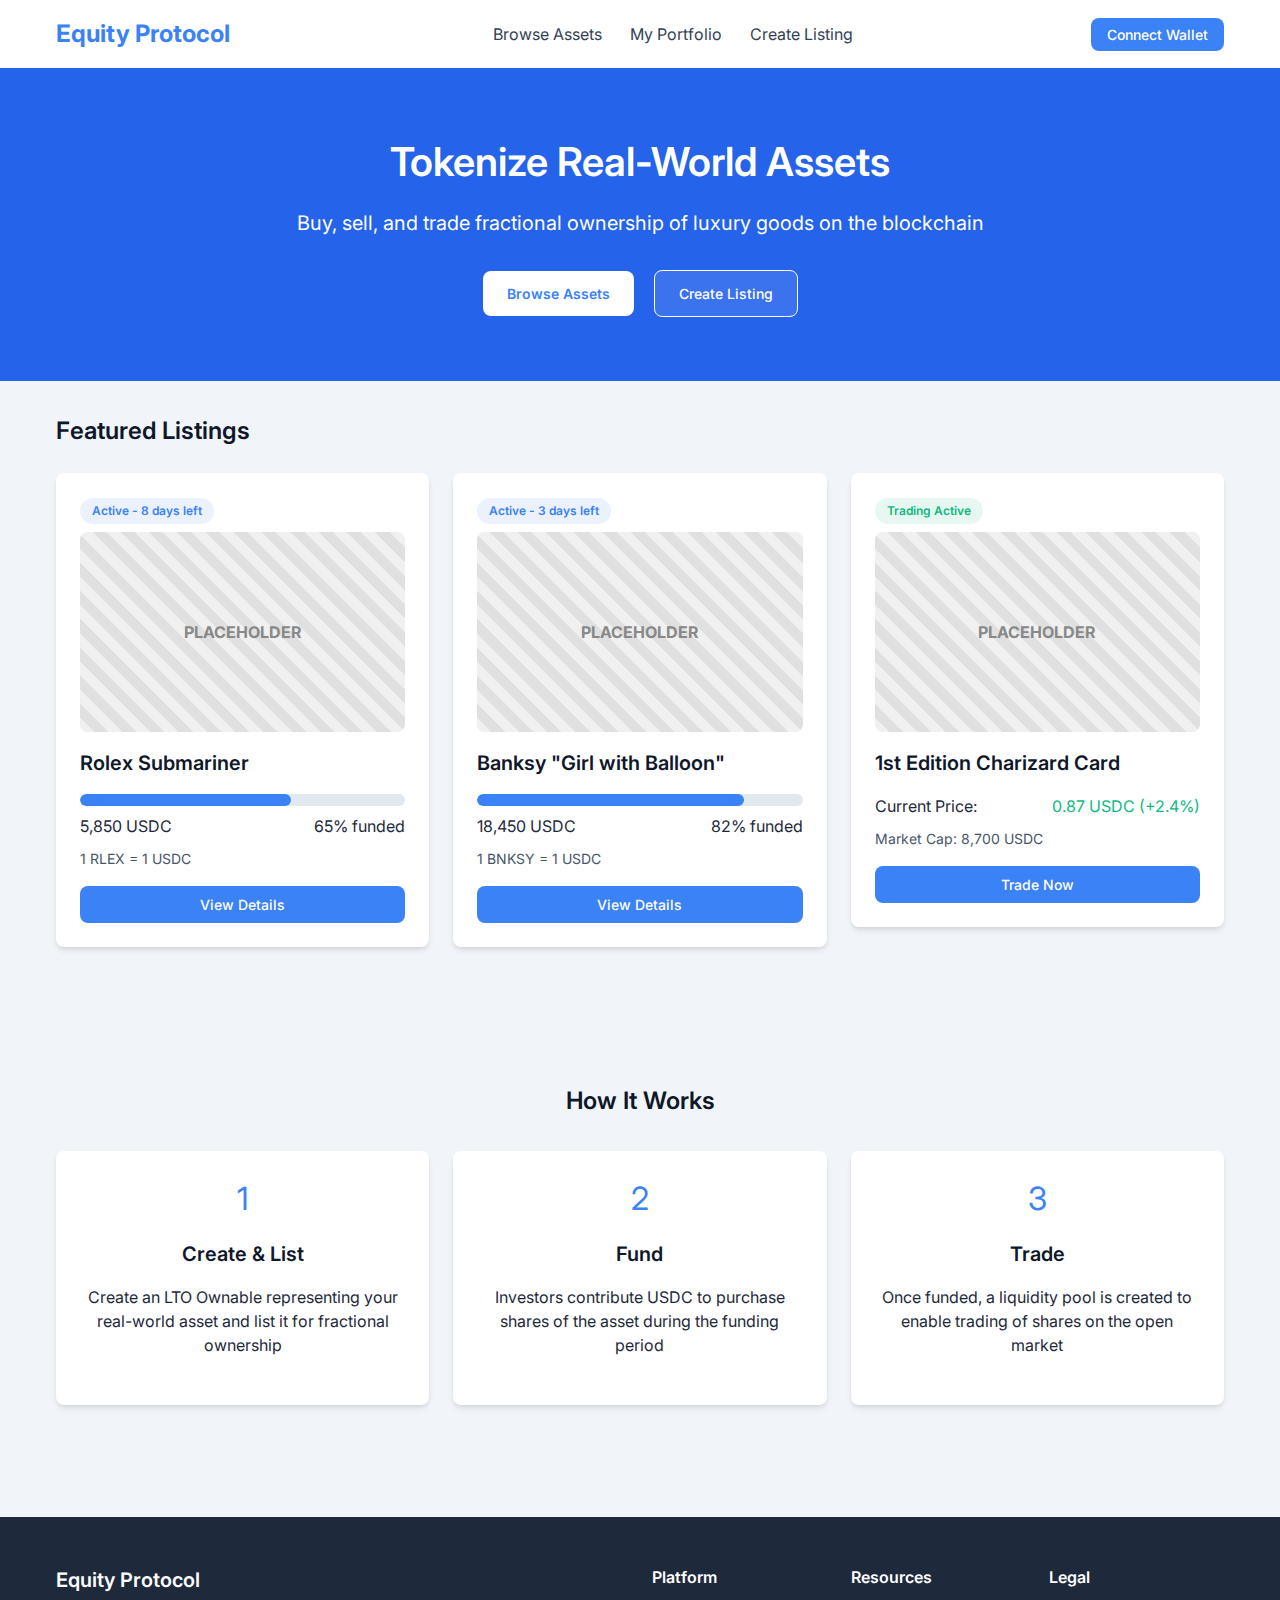
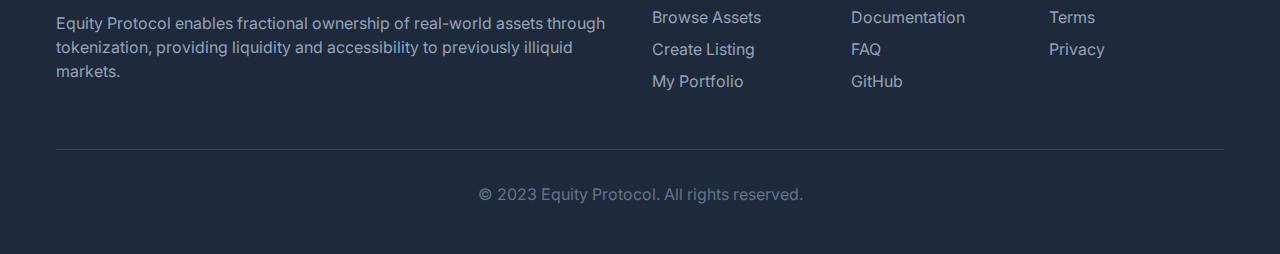
<file: index.html>
<!DOCTYPE html>
<html lang="en">
<head>
  <meta charset="UTF-8">
  <meta name="viewport" content="width=device-width, initial-scale=1.0">
  <title>Equity Protocol - Tokenize Real-World Assets</title>
  <link rel="stylesheet" href="styles.css">
  <link href="https://fonts.googleapis.com/css2?family=Inter:wght@400;500;600;700&display=swap" rel="stylesheet">
  <style>
    /* Placeholder image styles */
    .placeholder-image {
      background-color: #f0f0f0;
      border-radius: var(--border-radius);
      display: flex;
      align-items: center;
      justify-content: center;
      font-weight: bold;
      color: #888;
      position: relative;
      overflow: hidden;
    }
    
    .placeholder-image::before {
      content: "PLACEHOLDER";
      z-index: 1;
    }
    
    .placeholder-image::after {
      content: "";
      position: absolute;
      top: 0;
      left: 0;
      right: 0;
      bottom: 0;
      background: repeating-linear-gradient(
        45deg,
        #f0f0f0,
        #f0f0f0 10px,
        #e0e0e0 10px,
        #e0e0e0 20px
      );
      z-index: 0;
    }
  </style>
</head>
<body>
  <header>
    <div class="container">
      <nav>
        <div class="logo">Equity Protocol</div>
        <div class="nav-links">
          <a href="browse-assets.html">Browse Assets</a>
          <a href="portfolio.html">My Portfolio</a>
          <a href="create-listing.html">Create Listing</a>
        </div>
        <button class="btn" id="connect-wallet">Connect Wallet</button>
      </nav>
    </div>
  </header>
  
  <div class="hero" style="background-color: #2563eb; color: white; padding: 4rem 0; text-align: center;">
    <div class="container">
      <h1 style="color: white; font-size: 2.5rem; margin-bottom: 1rem;">Tokenize Real-World Assets</h1>
      <p style="font-size: 1.25rem; margin-bottom: 2rem;">Buy, sell, and trade fractional ownership of luxury goods on the blockchain</p>
      <div class="hero-buttons">
        <a href="browse-assets.html" class="btn" style="background-color: white; color: var(--primary-color); font-weight: 600; padding: 0.75rem 1.5rem; margin-right: 1rem;">Browse Assets</a>
        <a href="create-listing.html" class="btn" style="background-color: rgba(255, 255, 255, 0.1); border: 1px solid white; padding: 0.75rem 1.5rem;">Create Listing</a>
      </div>
    </div>
  </div>
  
  <div class="featured-section">
    <div class="container">
      <h2 class="mt-5 mb-4">Featured Listings</h2>
      
      <div class="grid">
        <!-- Asset Card 1 -->
        <div class="col-4">
          <div class="card">
            <div class="status-badge active" style="margin-bottom: 0.5rem;">Active - 8 days left</div>
            <div class="placeholder-image" style="width: 100%; height: 200px; border-radius: var(--border-radius); margin-bottom: 1rem;"></div>
            <h3>Rolex Submariner</h3>
            <div class="progress-container">
              <div class="progress-bar" style="width: 65%"></div>
            </div>
            <div class="flex justify-between mb-2">
              <span>5,850 USDC</span>
              <span>65% funded</span>
            </div>
            <div class="mb-3">
              <span style="color: var(--gray-600); font-size: 0.875rem;">1 RLEX = 1 USDC</span>
            </div>
            <a href="asset-detail.html" class="btn" style="display: block; text-align: center;">View Details</a>
          </div>
        </div>
        
        <!-- Asset Card 2 -->
        <div class="col-4">
          <div class="card">
            <div class="status-badge active" style="margin-bottom: 0.5rem;">Active - 3 days left</div>
            <div class="placeholder-image" style="width: 100%; height: 200px; border-radius: var(--border-radius); margin-bottom: 1rem;"></div>
            <h3>Banksy "Girl with Balloon"</h3>
            <div class="progress-container">
              <div class="progress-bar" style="width: 82%"></div>
            </div>
            <div class="flex justify-between mb-2">
              <span>18,450 USDC</span>
              <span>82% funded</span>
            </div>
            <div class="mb-3">
              <span style="color: var(--gray-600); font-size: 0.875rem;">1 BNKSY = 1 USDC</span>
            </div>
            <a href="asset-detail.html" class="btn" style="display: block; text-align: center;">View Details</a>
          </div>
        </div>
        
        <!-- Asset Card 3 -->
        <div class="col-4">
          <div class="card">
            <div class="status-badge completed" style="margin-bottom: 0.5rem;">Trading Active</div>
            <div class="placeholder-image" style="width: 100%; height: 200px; border-radius: var(--border-radius); margin-bottom: 1rem;"></div>
            <h3>1st Edition Charizard Card</h3>
            <div class="flex justify-between mb-2">
              <span>Current Price:</span>
              <span class="positive">0.87 USDC (+2.4%)</span>
            </div>
            <div class="mb-3">
              <span style="color: var(--gray-600); font-size: 0.875rem;">Market Cap: 8,700 USDC</span>
            </div>
            <a href="trading-asset.html" class="btn" style="display: block; text-align: center;">Trade Now</a>
          </div>
        </div>
      </div>
    </div>
  </div>
  
  <div class="how-it-works" style="background-color: var(--gray-100); padding: 4rem 0; margin-top: 3rem;">
    <div class="container">
      <h2 class="text-center mb-5">How It Works</h2>
      
      <div class="grid">
        <div class="col-4">
          <div class="card text-center" style="height: 100%;">
            <div style="font-size: 2rem; color: var(--primary-color); margin-bottom: 1rem;">1</div>
            <h3>Create & List</h3>
            <p>Create an LTO Ownable representing your real-world asset and list it for fractional ownership</p>
          </div>
        </div>
        
        <div class="col-4">
          <div class="card text-center" style="height: 100%;">
            <div style="font-size: 2rem; color: var(--primary-color); margin-bottom: 1rem;">2</div>
            <h3>Fund</h3>
            <p>Investors contribute USDC to purchase shares of the asset during the funding period</p>
          </div>
        </div>
        
        <div class="col-4">
          <div class="card text-center" style="height: 100%;">
            <div style="font-size: 2rem; color: var(--primary-color); margin-bottom: 1rem;">3</div>
            <h3>Trade</h3>
            <p>Once funded, a liquidity pool is created to enable trading of shares on the open market</p>
          </div>
        </div>
      </div>
    </div>
  </div>
  
  <footer style="background-color: var(--gray-800); color: white; padding: 3rem 0; margin-top: 3rem;">
    <div class="container">
      <div class="grid">
        <div class="col-6">
          <h3 style="color: white;">Equity Protocol</h3>
          <p style="color: var(--gray-400);">Equity Protocol enables fractional ownership of real-world assets through tokenization, providing liquidity and accessibility to previously illiquid markets.</p>
        </div>
        
        <div class="col-2">
          <h4 style="color: white;">Platform</h4>
          <ul style="list-style: none; padding: 0;">
            <li style="margin-bottom: 0.5rem;"><a href="#" style="color: var(--gray-400);">Browse Assets</a></li>
            <li style="margin-bottom: 0.5rem;"><a href="#" style="color: var(--gray-400);">Create Listing</a></li>
            <li style="margin-bottom: 0.5rem;"><a href="#" style="color: var(--gray-400);">My Portfolio</a></li>
          </ul>
        </div>
        
        <div class="col-2">
          <h4 style="color: white;">Resources</h4>
          <ul style="list-style: none; padding: 0;">
            <li style="margin-bottom: 0.5rem;"><a href="#" style="color: var(--gray-400);">Documentation</a></li>
            <li style="margin-bottom: 0.5rem;"><a href="#" style="color: var(--gray-400);">FAQ</a></li>
            <li style="margin-bottom: 0.5rem;"><a href="#" style="color: var(--gray-400);">GitHub</a></li>
          </ul>
        </div>
        
        <div class="col-2">
          <h4 style="color: white;">Legal</h4>
          <ul style="list-style: none; padding: 0;">
            <li style="margin-bottom: 0.5rem;"><a href="#" style="color: var(--gray-400);">Terms</a></li>
            <li style="margin-bottom: 0.5rem;"><a href="#" style="color: var(--gray-400);">Privacy</a></li>
          </ul>
        </div>
      </div>
      
      <div style="margin-top: 3rem; border-top: 1px solid var(--gray-700); padding-top: 2rem; text-align: center; color: var(--gray-500);">
        &copy; 2023 Equity Protocol. All rights reserved.
      </div>
    </div>
  </footer>
  
  <script>
    // Basic wallet connection simulation
    document.getElementById('connect-wallet').addEventListener('click', function() {
      this.textContent = 'Wallet Connected';
      this.disabled = true;
      this.style.backgroundColor = 'var(--success-color)';
    });
  </script>
</body>
</html>
</file>
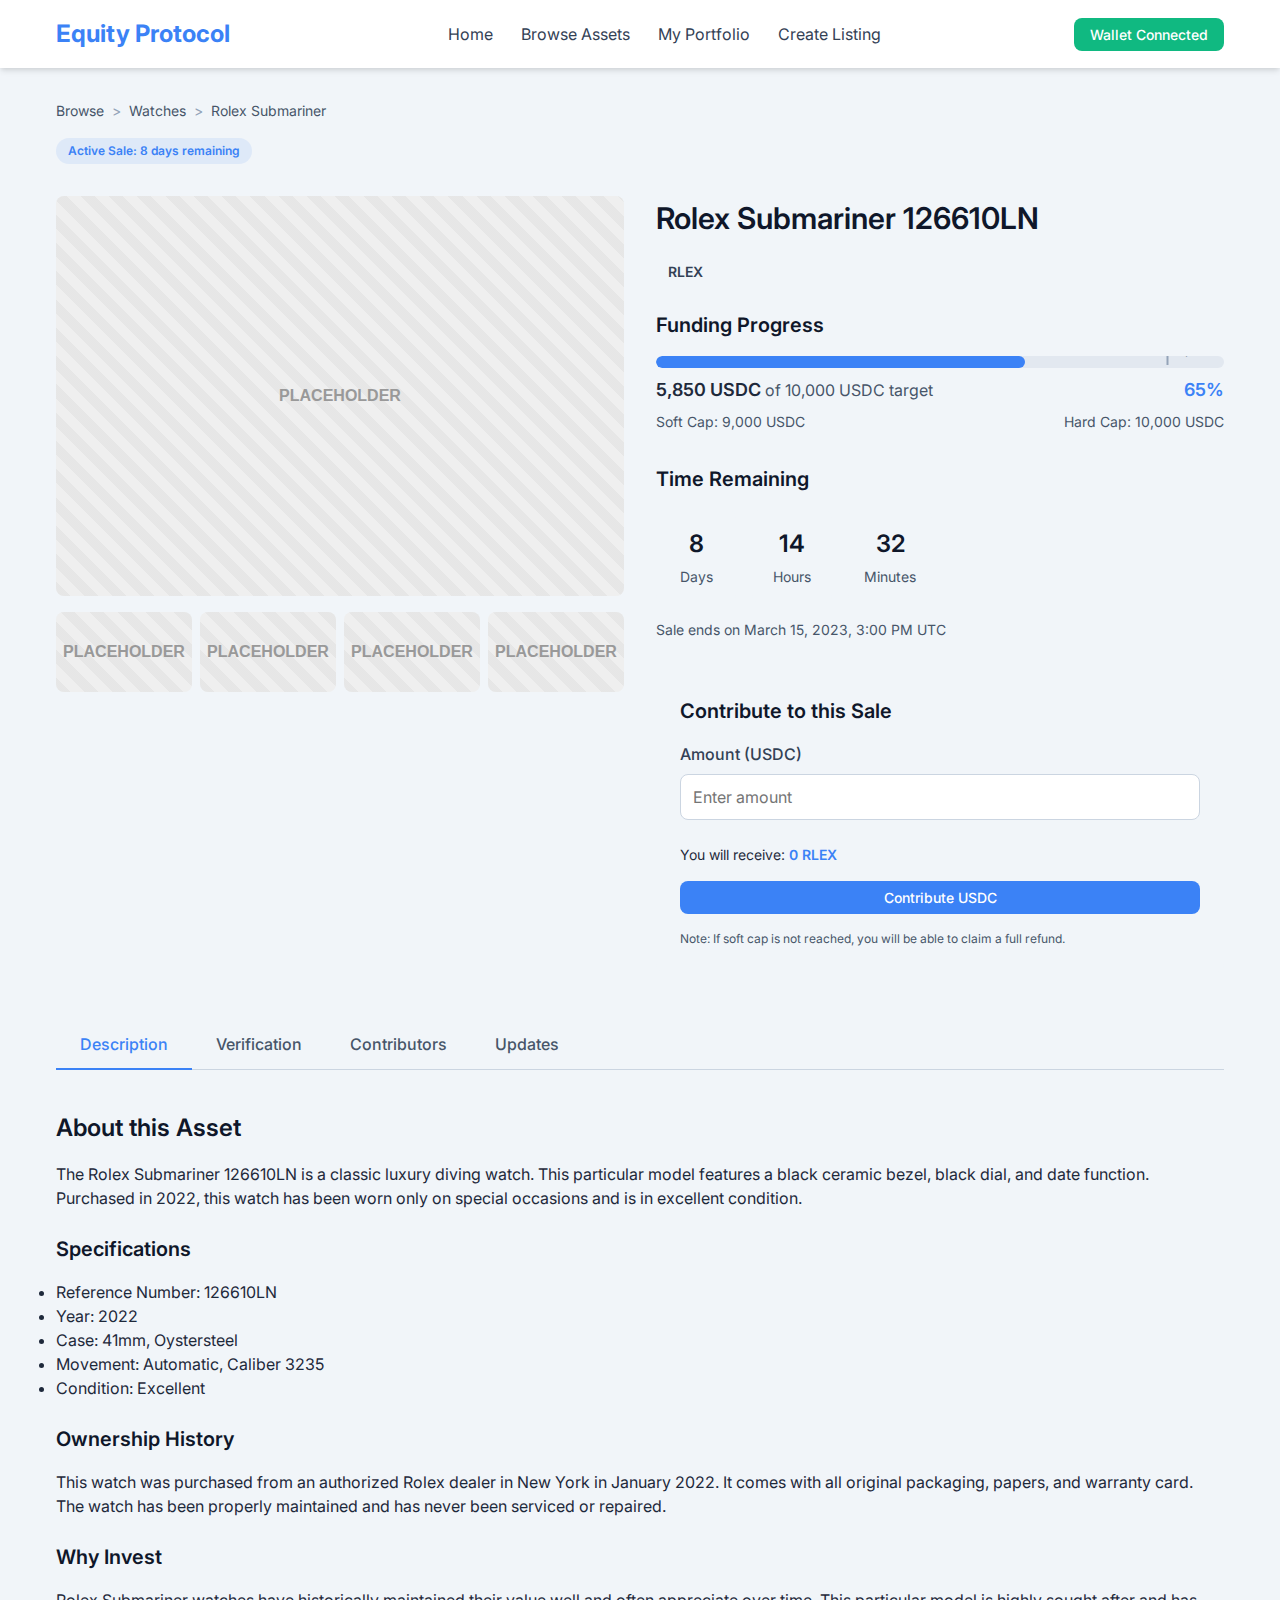
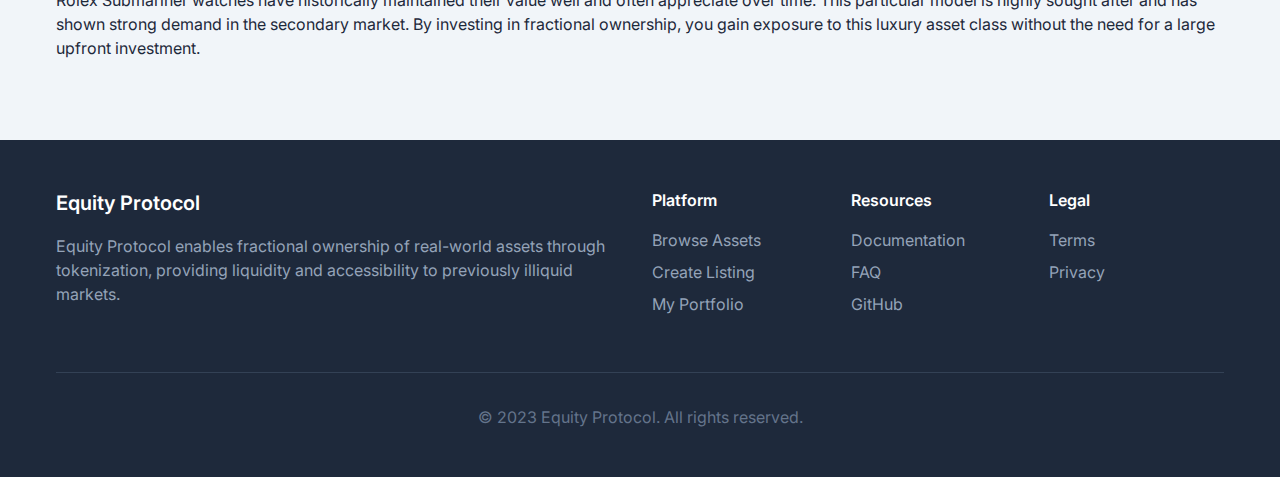
<file: asset-detail.html>
<!DOCTYPE html>
<html lang="en">
<head>
  <meta charset="UTF-8">
  <meta name="viewport" content="width=device-width, initial-scale=1.0">
  <title>Rolex Submariner - Equity Protocol</title>
  <link rel="stylesheet" href="styles.css">
  <link href="https://fonts.googleapis.com/css2?family=Inter:wght@400;500;600;700&display=swap" rel="stylesheet">
  <style>
    .asset-header {
      margin-bottom: 2rem;
    }
    
    .breadcrumb {
      display: flex;
      align-items: center;
      margin-bottom: 1rem;
      font-size: 0.875rem;
      color: var(--gray-600);
    }
    
    .breadcrumb a {
      color: var(--gray-600);
      text-decoration: none;
    }
    
    .breadcrumb a:hover {
      color: var(--primary-color);
      text-decoration: underline;
    }
    
    .breadcrumb > *:not(:last-child)::after {
      content: '>';
      margin: 0 0.5rem;
      color: var(--gray-400);
    }
    
    .asset-content {
      display: grid;
      grid-template-columns: 1fr 1fr;
      gap: 2rem;
      margin-bottom: 3rem;
    }
    
    .asset-gallery {
      position: relative;
    }
    
    .main-image {
      width: 100%;
      border-radius: var(--border-radius);
      overflow: hidden;
      margin-bottom: 1rem;
    }
    
    .main-image img {
      width: 100%;
      height: auto;
      display: block;
    }
    
    .thumbnail-row {
      display: flex;
      gap: 0.5rem;
    }
    
    .thumbnail-row img {
      width: calc(25% - 0.375rem);
      height: 80px;
      object-fit: cover;
      border-radius: var(--border-radius);
      cursor: pointer;
      transition: opacity 0.2s;
    }
    
    .thumbnail-row img:hover {
      opacity: 0.8;
    }
    
    .ticker {
      display: inline-block;
      padding: 0.25rem 0.75rem;
      background-color: var(--gray-100);
      border-radius: 999px;
      font-weight: 600;
      font-size: 0.875rem;
      color: var(--gray-700);
      margin-bottom: 1.5rem;
    }
    
    .funding-progress {
      margin-bottom: 2rem;
    }
    
    .funding-stats {
      display: flex;
      justify-content: space-between;
      margin: 0.5rem 0;
    }
    
    .funding-stats .raised {
      font-weight: 600;
      font-size: 1.125rem;
    }
    
    .funding-stats .target {
      color: var(--gray-600);
    }
    
    .funding-stats .percentage {
      font-weight: 600;
      font-size: 1.125rem;
      color: var(--primary-color);
    }
    
    .caps {
      display: flex;
      justify-content: space-between;
      font-size: 0.875rem;
      color: var(--gray-600);
    }
    
    .soft-cap-marker {
      position: absolute;
      top: -20px;
      transform: translateX(-50%);
    }
    
    .soft-cap-marker::after {
      content: '';
      position: absolute;
      bottom: -5px;
      left: 50%;
      transform: translateX(-50%);
      width: 2px;
      height: 20px;
      background-color: var(--gray-400);
    }
    
    .soft-cap-marker span {
      font-size: 0.75rem;
      color: var(--gray-600);
      white-space: nowrap;
    }
    
    .time-remaining {
      margin-bottom: 2rem;
    }
    
    .countdown {
      display: flex;
      gap: 1rem;
      margin: 1rem 0;
    }
    
    .time-unit {
      display: flex;
      flex-direction: column;
      align-items: center;
      background-color: var(--gray-100);
      padding: 1rem;
      border-radius: var(--border-radius);
      min-width: 80px;
    }
    
    .time-unit .number {
      font-size: 1.5rem;
      font-weight: 600;
      color: var(--gray-900);
    }
    
    .time-unit .label {
      font-size: 0.875rem;
      color: var(--gray-600);
      margin-top: 0.25rem;
    }
    
    .end-date {
      font-size: 0.875rem;
      color: var(--gray-600);
    }
    
    .contribution-form {
      background-color: var(--gray-100);
      padding: 1.5rem;
      border-radius: var(--border-radius);
    }
    
    .receive-estimate {
      margin: 1rem 0;
      font-size: 0.875rem;
    }
    
    .receive-estimate span {
      font-weight: 600;
      color: var(--primary-color);
    }
    
    .note {
      font-size: 0.75rem;
      color: var(--gray-600);
      margin-top: 1rem;
    }
    
    .asset-details-tabs {
      margin-top: 3rem;
    }
    
    .tab-nav {
      display: flex;
      border-bottom: 1px solid var(--gray-300);
      margin-bottom: 1.5rem;
    }
    
    .tab {
      padding: 0.75rem 1.5rem;
      font-weight: 500;
      color: var(--gray-600);
      cursor: pointer;
      border-bottom: 2px solid transparent;
      margin-bottom: -1px;
    }
    
    .tab.active {
      color: var(--primary-color);
      border-bottom-color: var(--primary-color);
    }
    
    .tab-content {
      padding: 1rem 0;
    }
    
    /* Placeholder Images */
    .placeholder-image {
      background-color: #f0f0f0;
      display: flex;
      align-items: center;
      justify-content: center;
      position: relative;
      overflow: hidden;
    }
    
    .placeholder-image::before {
      content: "PLACEHOLDER";
      font-family: sans-serif;
      font-weight: bold;
      color: #999;
      z-index: 1;
    }
    
    .placeholder-image::after {
      content: "";
      position: absolute;
      top: 0;
      left: 0;
      right: 0;
      bottom: 0;
      background: repeating-linear-gradient(
        45deg,
        #ddd,
        #ddd 10px,
        #eee 10px,
        #eee 20px
      );
      opacity: 0.5;
    }
  </style>
</head>
<body>
  <header>
    <div class="container">
      <nav>
        <div class="logo">Equity Protocol</div>
        <div class="nav-links">
          <a href="index.html">Home</a>
          <a href="browse-assets.html">Browse Assets</a>
          <a href="portfolio.html">My Portfolio</a>
          <a href="create-listing.html">Create Listing</a>
        </div>
        <button class="btn" disabled style="background-color: var(--success-color);">Wallet Connected</button>
      </nav>
    </div>
  </header>
  
  <div class="container" style="padding-top: 2rem; padding-bottom: 4rem;">
    <div class="asset-header">
      <div class="breadcrumb">
        <a href="browse-assets.html">Browse</a>
        <a href="#">Watches</a>
        <span>Rolex Submariner</span>
      </div>
      
      <div class="status-badge active">Active Sale: 8 days remaining</div>
    </div>
    
    <div class="asset-content">
      <div class="asset-gallery">
        <div class="main-image">
          <div class="placeholder-image" style="width: 100%; height: 400px;"></div>
        </div>
        <div class="thumbnail-row">
          <div class="placeholder-image" style="width: calc(25% - 0.375rem); height: 80px; border-radius: var(--border-radius); cursor: pointer;"></div>
          <div class="placeholder-image" style="width: calc(25% - 0.375rem); height: 80px; border-radius: var(--border-radius); cursor: pointer;"></div>
          <div class="placeholder-image" style="width: calc(25% - 0.375rem); height: 80px; border-radius: var(--border-radius); cursor: pointer;"></div>
          <div class="placeholder-image" style="width: calc(25% - 0.375rem); height: 80px; border-radius: var(--border-radius); cursor: pointer;"></div>
        </div>
      </div>
      
      <div class="asset-info">
        <h1>Rolex Submariner 126610LN</h1>
        <div class="ticker">RLEX</div>
        
        <div class="funding-progress">
          <h3>Funding Progress</h3>
          <div class="progress-container" style="position: relative;">
            <div class="progress-bar" style="width: 65%"></div>
            <div class="soft-cap-marker" style="left: 90%">
              <span>Soft Cap</span>
            </div>
          </div>
          <div class="funding-stats">
            <div>
              <span class="raised">5,850 USDC</span> 
              <span class="target">of 10,000 USDC target</span>
            </div>
            <div class="percentage">65%</div>
          </div>
          <div class="caps">
            <div>Soft Cap: 9,000 USDC</div>
            <div>Hard Cap: 10,000 USDC</div>
          </div>
        </div>
        
        <div class="time-remaining">
          <h3>Time Remaining</h3>
          <div class="countdown">
            <div class="time-unit">
              <span class="number">8</span>
              <span class="label">Days</span>
            </div>
            <div class="time-unit">
              <span class="number">14</span>
              <span class="label">Hours</span>
            </div>
            <div class="time-unit">
              <span class="number">32</span>
              <span class="label">Minutes</span>
            </div>
          </div>
          <div class="end-date">Sale ends on March 15, 2023, 3:00 PM UTC</div>
        </div>
        
        <div class="contribution-form">
          <h3>Contribute to this Sale</h3>
          <div class="form-group">
            <label for="contribution-amount">Amount (USDC)</label>
            <input type="number" id="contribution-amount" placeholder="Enter amount" min="1">
          </div>
          <div class="receive-estimate">
            You will receive: <span id="token-estimate">0 RLEX</span>
          </div>
          <button class="btn" id="contribute-button" style="width: 100%;">Contribute USDC</button>
          <div class="note">
            Note: If soft cap is not reached, you will be able to claim a full refund.
          </div>
        </div>
      </div>
    </div>
    
    <div class="asset-details-tabs">
      <div class="tab-nav">
        <div class="tab active">Description</div>
        <div class="tab">Verification</div>
        <div class="tab">Contributors</div>
        <div class="tab">Updates</div>
      </div>
      
      <div class="tab-content">
        <div class="description">
          <h2>About this Asset</h2>
          <p>The Rolex Submariner 126610LN is a classic luxury diving watch. This particular model features a black ceramic bezel, black dial, and date function. Purchased in 2022, this watch has been worn only on special occasions and is in excellent condition.</p>
          
          <h3 class="mt-4 mb-3">Specifications</h3>
          <ul>
            <li>Reference Number: 126610LN</li>
            <li>Year: 2022</li>
            <li>Case: 41mm, Oystersteel</li>
            <li>Movement: Automatic, Caliber 3235</li>
            <li>Condition: Excellent</li>
          </ul>
          
          <h3 class="mt-4 mb-3">Ownership History</h3>
          <p>This watch was purchased from an authorized Rolex dealer in New York in January 2022. It comes with all original packaging, papers, and warranty card. The watch has been properly maintained and has never been serviced or repaired.</p>
          
          <h3 class="mt-4 mb-3">Why Invest</h3>
          <p>Rolex Submariner watches have historically maintained their value well and often appreciate over time. This particular model is highly sought after and has shown strong demand in the secondary market. By investing in fractional ownership, you gain exposure to this luxury asset class without the need for a large upfront investment.</p>
        </div>
      </div>
    </div>
  </div>
  
  <footer style="background-color: var(--gray-800); color: white; padding: 3rem 0;">
    <div class="container">
      <div class="grid">
        <div class="col-6">
          <h3 style="color: white;">Equity Protocol</h3>
          <p style="color: var(--gray-400);">Equity Protocol enables fractional ownership of real-world assets through tokenization, providing liquidity and accessibility to previously illiquid markets.</p>
        </div>
        
        <div class="col-2">
          <h4 style="color: white;">Platform</h4>
          <ul style="list-style: none; padding: 0;">
            <li style="margin-bottom: 0.5rem;"><a href="#" style="color: var(--gray-400);">Browse Assets</a></li>
            <li style="margin-bottom: 0.5rem;"><a href="#" style="color: var(--gray-400);">Create Listing</a></li>
            <li style="margin-bottom: 0.5rem;"><a href="#" style="color: var(--gray-400);">My Portfolio</a></li>
          </ul>
        </div>
        
        <div class="col-2">
          <h4 style="color: white;">Resources</h4>
          <ul style="list-style: none; padding: 0;">
            <li style="margin-bottom: 0.5rem;"><a href="#" style="color: var(--gray-400);">Documentation</a></li>
            <li style="margin-bottom: 0.5rem;"><a href="#" style="color: var(--gray-400);">FAQ</a></li>
            <li style="margin-bottom: 0.5rem;"><a href="#" style="color: var(--gray-400);">GitHub</a></li>
          </ul>
        </div>
        
        <div class="col-2">
          <h4 style="color: white;">Legal</h4>
          <ul style="list-style: none; padding: 0;">
            <li style="margin-bottom: 0.5rem;"><a href="#" style="color: var(--gray-400);">Terms</a></li>
            <li style="margin-bottom: 0.5rem;"><a href="#" style="color: var(--gray-400);">Privacy</a></li>
          </ul>
        </div>
      </div>
      
      <div style="margin-top: 3rem; border-top: 1px solid var(--gray-700); padding-top: 2rem; text-align: center; color: var(--gray-500);">
        &copy; 2023 Equity Protocol. All rights reserved.
      </div>
    </div>
  </footer>
  
  <script>
    // Tab functionality
    const tabs = document.querySelectorAll('.tab');
    tabs.forEach(tab => {
      tab.addEventListener('click', function() {
        tabs.forEach(t => t.classList.remove('active'));
        this.classList.add('active');
        // In a real implementation, this would show the corresponding tab content
      });
    });
    
    // Contribution amount calculation
    const contributionInput = document.getElementById('contribution-amount');
    const tokenEstimate = document.getElementById('token-estimate');
    
    contributionInput.addEventListener('input', function() {
      const amount = parseFloat(this.value) || 0;
      tokenEstimate.textContent = `${amount} RLEX`;
    });
    
    // Contribute button
    document.getElementById('contribute-button').addEventListener('click', function() {
      const amount = parseFloat(contributionInput.value) || 0;
      if (amount <= 0) {
        alert('Please enter a valid contribution amount');
        return;
      }
      
      // In a real implementation, this would trigger a wallet transaction
      alert(`You are about to contribute ${amount} USDC to this sale. This would open your wallet for confirmation.`);
    });
    
    // Image gallery
    const thumbnails = document.querySelectorAll('.thumbnail-row .placeholder-image');
    const mainImage = document.querySelector('.main-image .placeholder-image');
    
    // This is just a placeholder for the gallery functionality
    // In a real implementation with actual images, this would swap the source
    thumbnails.forEach(thumb => {
      thumb.addEventListener('click', function() {
        // Just for visual feedback in the placeholder version
        thumbnails.forEach(t => t.style.opacity = 1);
        this.style.opacity = 0.7;
      });
    });
  </script>
</body>
</html>
</file>
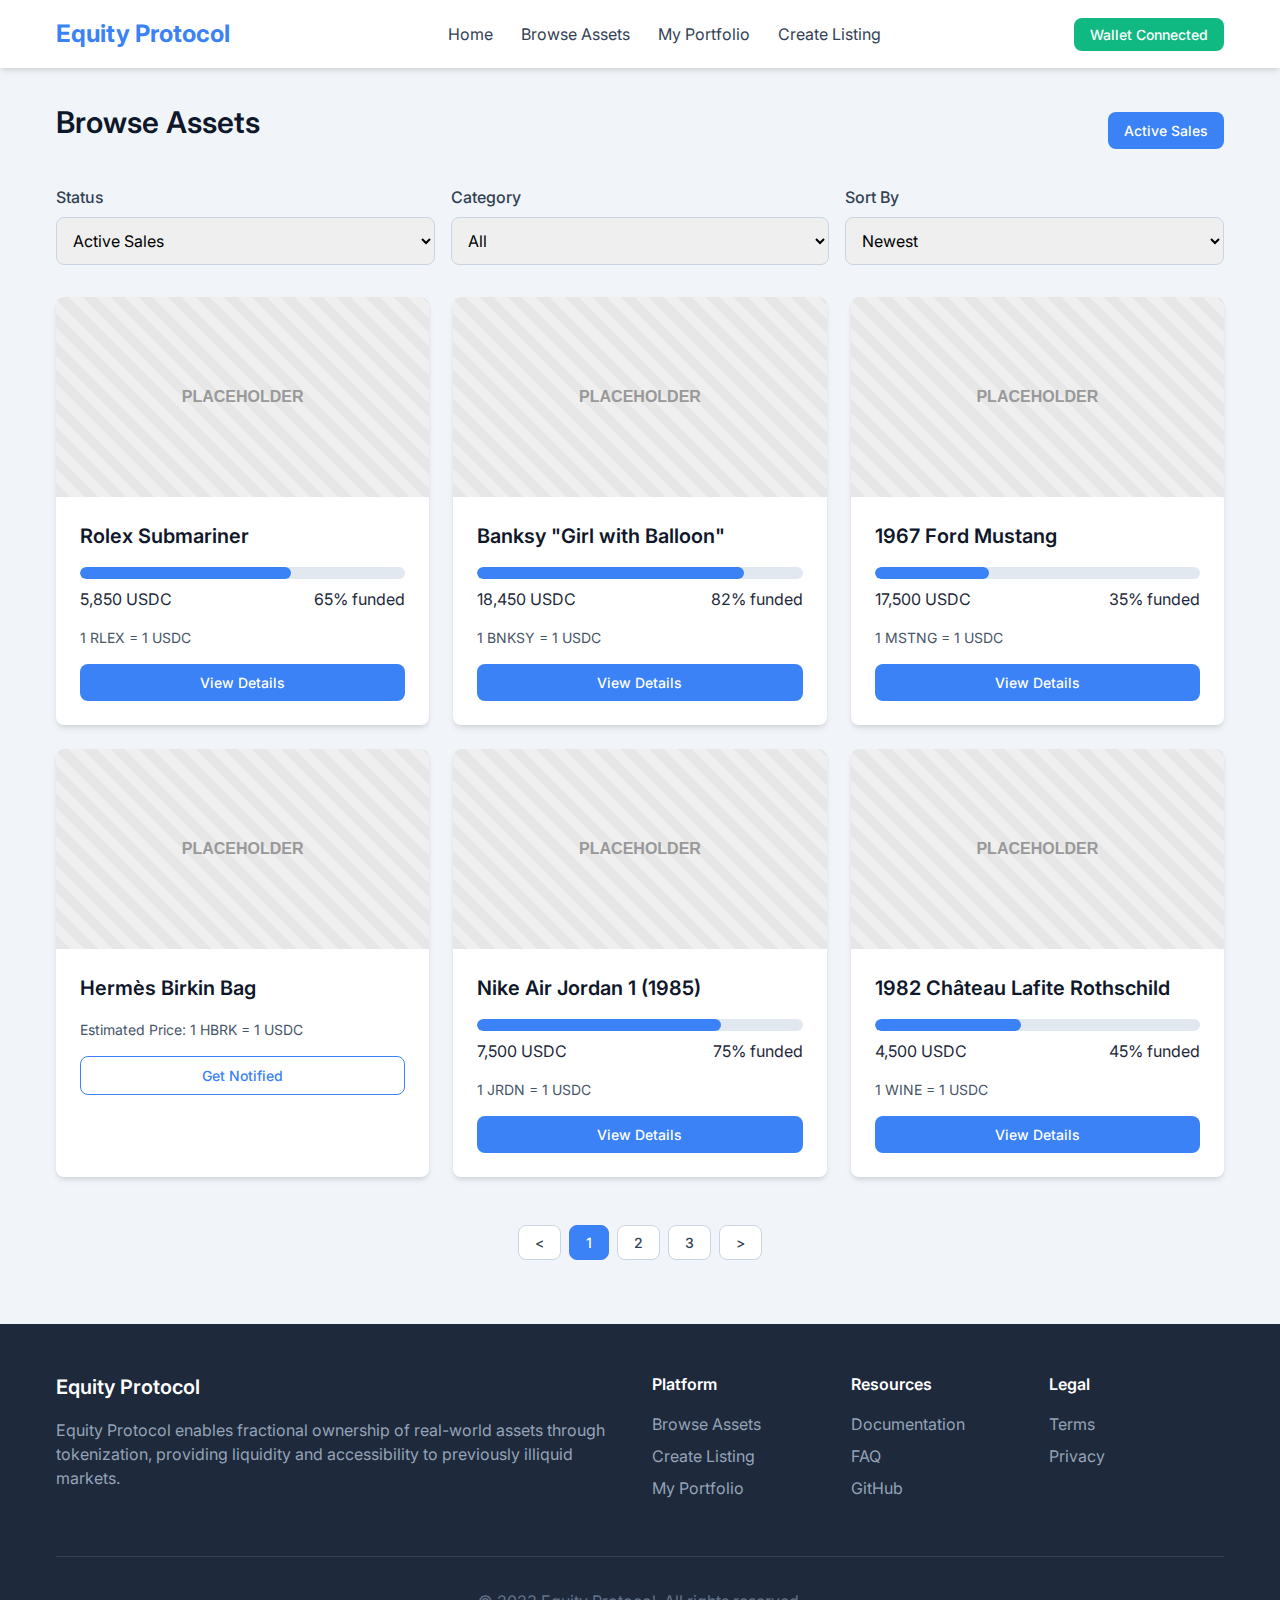
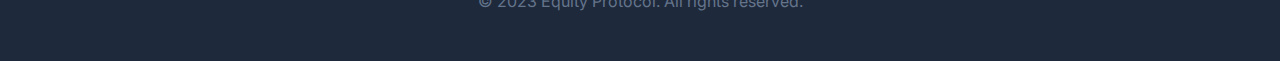
<file: browse-assets.html>
<!DOCTYPE html>
<html lang="en">
<head>
  <meta charset="UTF-8">
  <meta name="viewport" content="width=device-width, initial-scale=1.0">
  <title>Browse Assets - Equity Protocol</title>
  <link rel="stylesheet" href="styles.css">
  <link href="https://fonts.googleapis.com/css2?family=Inter:wght@400;500;600;700&display=swap" rel="stylesheet">
  <style>
    .filters {
      display: flex;
      gap: 1rem;
      margin-bottom: 2rem;
      flex-wrap: wrap;
    }
    
    .filter-group {
      flex: 1;
      min-width: 200px;
    }
    
    .filter-group label {
      margin-bottom: 0.5rem;
      display: block;
      font-weight: 500;
    }
    
    .assets-grid {
      display: grid;
      grid-template-columns: repeat(auto-fill, minmax(300px, 1fr));
      gap: 1.5rem;
    }
    
    .asset-card {
      background-color: white;
      border-radius: var(--border-radius);
      box-shadow: var(--box-shadow);
      overflow: hidden;
      transition: transform 0.2s, box-shadow 0.2s;
    }
    
    .asset-card:hover {
      transform: translateY(-5px);
      box-shadow: 0 10px 15px -3px rgba(0, 0, 0, 0.1), 0 4px 6px -2px rgba(0, 0, 0, 0.05);
    }
    
    .asset-card img {
      width: 100%;
      height: 200px;
      object-fit: cover;
    }
    
    .asset-card-content {
      padding: 1.5rem;
    }
    
    .asset-status {
      position: absolute;
      top: 1rem;
      right: 1rem;
      padding: 0.25rem 0.75rem;
      border-radius: 999px;
      font-size: 0.75rem;
      font-weight: 600;
      background-color: rgba(255, 255, 255, 0.9);
      box-shadow: 0 1px 2px rgba(0, 0, 0, 0.1);
    }
    
    .asset-status.active {
      color: var(--primary-color);
    }
    
    .asset-status.completed {
      color: var(--success-color);
    }
    
    .asset-status.coming-soon {
      color: var(--warning-color);
    }
    
    .funding-stats {
      display: flex;
      justify-content: space-between;
      margin: 0.5rem 0 1rem;
    }
    
    .price-info {
      font-size: 0.875rem;
      color: var(--gray-600);
      margin-bottom: 1rem;
    }
    
    .pagination {
      display: flex;
      justify-content: center;
      margin-top: 3rem;
    }
    
    .pagination button {
      margin: 0 0.25rem;
      padding: 0.5rem 1rem;
      border-radius: var(--border-radius);
      background-color: white;
      border: 1px solid var(--gray-300);
      color: var(--gray-700);
    }
    
    .pagination button.active {
      background-color: var(--primary-color);
      color: white;
      border-color: var(--primary-color);
    }
    
    .pagination button:hover:not(.active) {
      background-color: var(--gray-100);
    }
    
    .empty-state {
      text-align: center;
      padding: 4rem 2rem;
      background-color: white;
      border-radius: var(--border-radius);
      box-shadow: var(--box-shadow);
    }
    
    .empty-state svg {
      width: 64px;
      height: 64px;
      color: var(--gray-400);
      margin-bottom: 1.5rem;
    }
    
    .empty-state h3 {
      margin-bottom: 1rem;
    }
    
    .empty-state p {
      color: var(--gray-600);
      margin-bottom: 1.5rem;
    }
    
    /* Placeholder Images */
    .placeholder-image {
      background-color: #f0f0f0;
      display: flex;
      align-items: center;
      justify-content: center;
      position: relative;
      overflow: hidden;
    }
    
    .placeholder-image::before {
      content: "PLACEHOLDER";
      font-family: sans-serif;
      font-weight: bold;
      color: #999;
      z-index: 1;
    }
    
    .placeholder-image::after {
      content: "";
      position: absolute;
      top: 0;
      left: 0;
      right: 0;
      bottom: 0;
      background: repeating-linear-gradient(
        45deg,
        #ddd,
        #ddd 10px,
        #eee 10px,
        #eee 20px
      );
      opacity: 0.5;
    }
  </style>
</head>
<body>
  <header>
    <div class="container">
      <nav>
        <div class="logo">Equity Protocol</div>
        <div class="nav-links">
          <a href="index.html">Home</a>
          <a href="browse-assets.html" class="active">Browse Assets</a>
          <a href="portfolio.html">My Portfolio</a>
          <a href="create-listing.html">Create Listing</a>
        </div>
        <button class="btn" disabled style="background-color: var(--success-color);">Wallet Connected</button>
      </nav>
    </div>
  </header>
  
  <div class="container" style="padding-top: 2rem; padding-bottom: 4rem;">
    <div class="flex justify-between items-center mb-4">
      <h1>Browse Assets</h1>
      <div class="view-toggle">
        <a href="browse-assets.html" class="btn">Active Sales</a>
      </div>
    </div>
    
    <div class="filters">
      <div class="filter-group">
        <label for="status-filter">Status</label>
        <select id="status-filter">
          <option value="all">All</option>
          <option value="active" selected>Active Sales</option>
          <option value="coming-soon">Coming Soon</option>
          <option value="completed">Completed</option>
        </select>
      </div>
      
      <div class="filter-group">
        <label for="category-filter">Category</label>
        <select id="category-filter">
          <option value="all">All</option>
          <option value="watches">Watches</option>
          <option value="art">Art</option>
          <option value="collectibles">Collectibles</option>
          <option value="real-estate">Real Estate</option>
        </select>
      </div>
      
      <div class="filter-group">
        <label for="sort-by">Sort By</label>
        <select id="sort-by">
          <option value="newest">Newest</option>
          <option value="ending-soon">Ending Soon</option>
          <option value="funding-percentage">Funding Percentage</option>
        </select>
      </div>
    </div>
    
    <div class="assets-grid">
      <!-- Asset Card 1 -->
      <div class="asset-card">
        <div style="position: relative;">
          <div class="asset-status active">Active - 8 days left</div>
          <div class="placeholder-image" style="width: 100%; height: 200px;"></div>
        </div>
        <div class="asset-card-content">
          <h3>Rolex Submariner</h3>
          <div class="progress-container">
            <div class="progress-bar" style="width: 65%"></div>
          </div>
          <div class="funding-stats">
            <span>5,850 USDC</span>
            <span>65% funded</span>
          </div>
          <div class="price-info">
            <span>1 RLEX = 1 USDC</span>
          </div>
          <a href="asset-detail.html" class="btn" style="display: block; text-align: center;">View Details</a>
        </div>
      </div>
      
      <!-- Asset Card 2 -->
      <div class="asset-card">
        <div style="position: relative;">
          <div class="asset-status active">Active - 3 days left</div>
          <div class="placeholder-image" style="width: 100%; height: 200px;"></div>
        </div>
        <div class="asset-card-content">
          <h3>Banksy "Girl with Balloon"</h3>
          <div class="progress-container">
            <div class="progress-bar" style="width: 82%"></div>
          </div>
          <div class="funding-stats">
            <span>18,450 USDC</span>
            <span>82% funded</span>
          </div>
          <div class="price-info">
            <span>1 BNKSY = 1 USDC</span>
          </div>
          <a href="asset-detail.html" class="btn" style="display: block; text-align: center;">View Details</a>
        </div>
      </div>
      
      <!-- Asset Card 3 -->
      <div class="asset-card">
        <div style="position: relative;">
          <div class="asset-status active">Active - 12 days left</div>
          <div class="placeholder-image" style="width: 100%; height: 200px;"></div>
        </div>
        <div class="asset-card-content">
          <h3>1967 Ford Mustang</h3>
          <div class="progress-container">
            <div class="progress-bar" style="width: 35%"></div>
          </div>
          <div class="funding-stats">
            <span>17,500 USDC</span>
            <span>35% funded</span>
          </div>
          <div class="price-info">
            <span>1 MSTNG = 1 USDC</span>
          </div>
          <a href="asset-detail.html" class="btn" style="display: block; text-align: center;">View Details</a>
        </div>
      </div>
      
      <!-- Asset Card 4 -->
      <div class="asset-card">
        <div style="position: relative;">
          <div class="asset-status coming-soon">Coming Soon - 2 days</div>
          <div class="placeholder-image" style="width: 100%; height: 200px;"></div>
        </div>
        <div class="asset-card-content">
          <h3>Hermès Birkin Bag</h3>
          <div class="price-info">
            <span>Estimated Price: 1 HBRK = 1 USDC</span>
          </div>
          <a href="#" class="btn btn-secondary" style="display: block; text-align: center;">Get Notified</a>
        </div>
      </div>
      
      <!-- Asset Card 5 -->
      <div class="asset-card">
        <div style="position: relative;">
          <div class="asset-status active">Active - 5 days left</div>
          <div class="placeholder-image" style="width: 100%; height: 200px;"></div>
        </div>
        <div class="asset-card-content">
          <h3>Nike Air Jordan 1 (1985)</h3>
          <div class="progress-container">
            <div class="progress-bar" style="width: 75%"></div>
          </div>
          <div class="funding-stats">
            <span>7,500 USDC</span>
            <span>75% funded</span>
          </div>
          <div class="price-info">
            <span>1 JRDN = 1 USDC</span>
          </div>
          <a href="asset-detail.html" class="btn" style="display: block; text-align: center;">View Details</a>
        </div>
      </div>
      
      <!-- Asset Card 6 -->
      <div class="asset-card">
        <div style="position: relative;">
          <div class="asset-status active">Active - 10 days left</div>
          <div class="placeholder-image" style="width: 100%; height: 200px;"></div>
        </div>
        <div class="asset-card-content">
          <h3>1982 Château Lafite Rothschild</h3>
          <div class="progress-container">
            <div class="progress-bar" style="width: 45%"></div>
          </div>
          <div class="funding-stats">
            <span>4,500 USDC</span>
            <span>45% funded</span>
          </div>
          <div class="price-info">
            <span>1 WINE = 1 USDC</span>
          </div>
          <a href="asset-detail.html" class="btn" style="display: block; text-align: center;">View Details</a>
        </div>
      </div>
    </div>
    
    <div class="pagination">
      <button>&lt;</button>
      <button class="active">1</button>
      <button>2</button>
      <button>3</button>
      <button>&gt;</button>
    </div>
  </div>
  
  <footer style="background-color: var(--gray-800); color: white; padding: 3rem 0;">
    <div class="container">
      <div class="grid">
        <div class="col-6">
          <h3 style="color: white;">Equity Protocol</h3>
          <p style="color: var(--gray-400);">Equity Protocol enables fractional ownership of real-world assets through tokenization, providing liquidity and accessibility to previously illiquid markets.</p>
        </div>
        
        <div class="col-2">
          <h4 style="color: white;">Platform</h4>
          <ul style="list-style: none; padding: 0;">
            <li style="margin-bottom: 0.5rem;"><a href="#" style="color: var(--gray-400);">Browse Assets</a></li>
            <li style="margin-bottom: 0.5rem;"><a href="#" style="color: var(--gray-400);">Create Listing</a></li>
            <li style="margin-bottom: 0.5rem;"><a href="#" style="color: var(--gray-400);">My Portfolio</a></li>
          </ul>
        </div>
        
        <div class="col-2">
          <h4 style="color: white;">Resources</h4>
          <ul style="list-style: none; padding: 0;">
            <li style="margin-bottom: 0.5rem;"><a href="#" style="color: var(--gray-400);">Documentation</a></li>
            <li style="margin-bottom: 0.5rem;"><a href="#" style="color: var(--gray-400);">FAQ</a></li>
            <li style="margin-bottom: 0.5rem;"><a href="#" style="color: var(--gray-400);">GitHub</a></li>
          </ul>
        </div>
        
        <div class="col-2">
          <h4 style="color: white;">Legal</h4>
          <ul style="list-style: none; padding: 0;">
            <li style="margin-bottom: 0.5rem;"><a href="#" style="color: var(--gray-400);">Terms</a></li>
            <li style="margin-bottom: 0.5rem;"><a href="#" style="color: var(--gray-400);">Privacy</a></li>
          </ul>
        </div>
      </div>
      
      <div style="margin-top: 3rem; border-top: 1px solid var(--gray-700); padding-top: 2rem; text-align: center; color: var(--gray-500);">
        &copy; 2023 Equity Protocol. All rights reserved.
      </div>
    </div>
  </footer>
  
  <script>
    // Filter functionality would be implemented here in a real application
  </script>
</body>
</html>
</file>
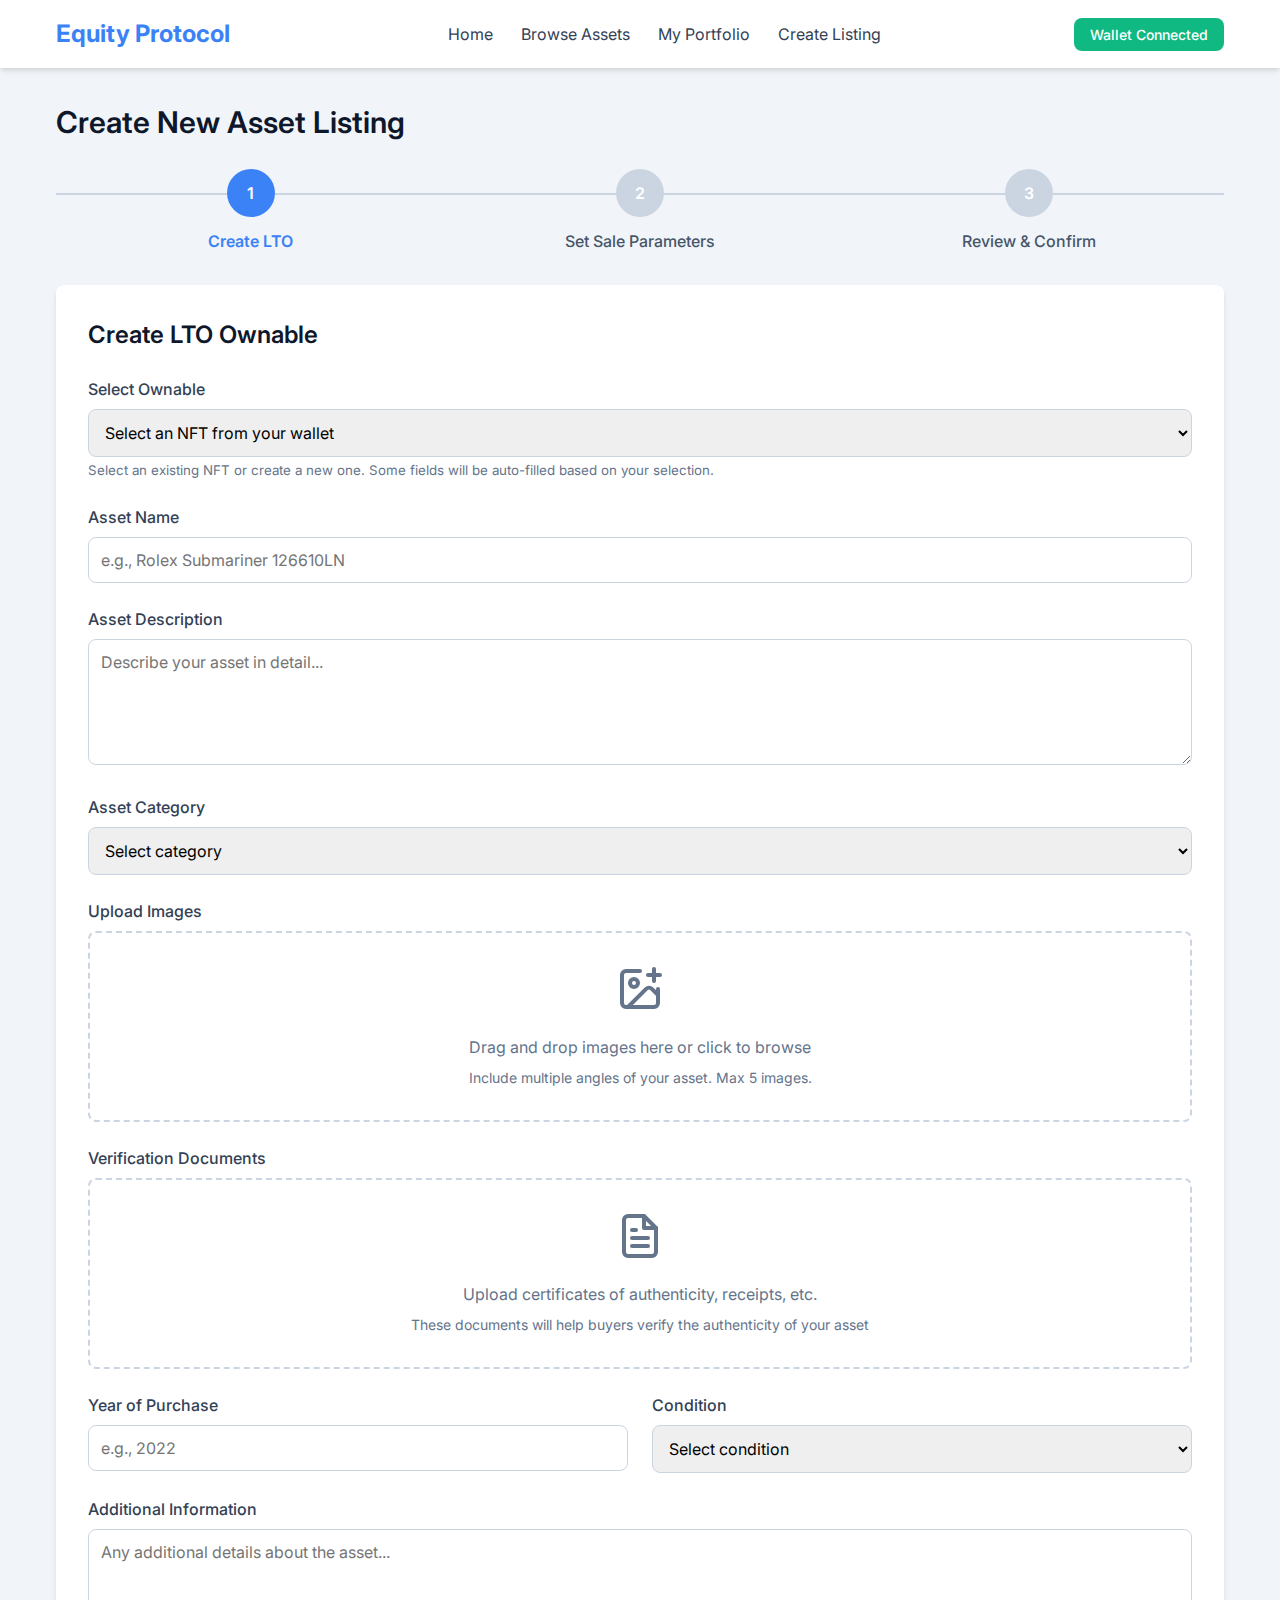
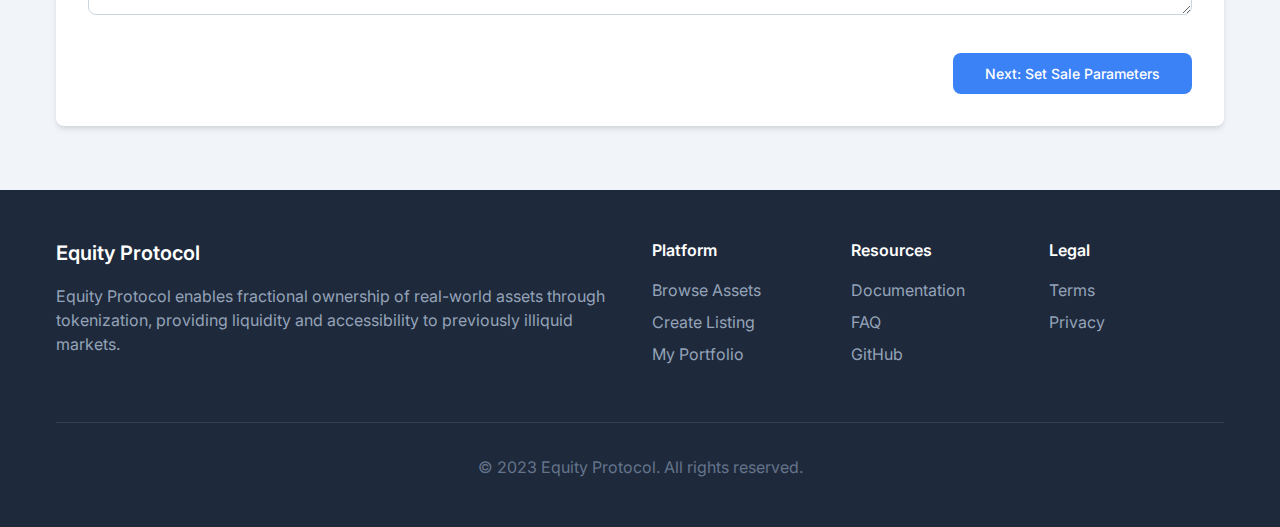
<file: create-listing.html>
<!DOCTYPE html>
<html lang="en">
<head>
  <meta charset="UTF-8">
  <meta name="viewport" content="width=device-width, initial-scale=1.0">
  <title>Create Listing - Equity Protocol</title>
  <link rel="stylesheet" href="styles.css">
  <link href="https://fonts.googleapis.com/css2?family=Inter:wght@400;500;600;700&display=swap" rel="stylesheet">
  <style>
    .stepper {
      display: flex;
      justify-content: space-between;
      margin-bottom: 2rem;
      position: relative;
    }
    
    .stepper::before {
      content: '';
      position: absolute;
      top: 1.5rem;
      left: 0;
      right: 0;
      height: 2px;
      background-color: var(--gray-300);
      z-index: 0;
    }
    
    .step {
      display: flex;
      flex-direction: column;
      align-items: center;
      position: relative;
      z-index: 1;
      width: 33.33%;
    }
    
    .step-number {
      width: 3rem;
      height: 3rem;
      border-radius: 50%;
      background-color: var(--gray-300);
      display: flex;
      align-items: center;
      justify-content: center;
      color: white;
      font-weight: 600;
      margin-bottom: 0.75rem;
    }
    
    .step.active .step-number {
      background-color: var(--primary-color);
    }
    
    .step.completed .step-number {
      background-color: var(--success-color);
    }
    
    .step-label {
      font-weight: 500;
      color: var(--gray-600);
    }
    
    .step.active .step-label {
      color: var(--primary-color);
      font-weight: 600;
    }
    
    .step.completed .step-label {
      color: var(--success-color);
    }
    
    .dropzone {
      border: 2px dashed var(--gray-300);
      border-radius: var(--border-radius);
      padding: 2rem;
      text-align: center;
      color: var(--gray-500);
      cursor: pointer;
      transition: all 0.2s;
    }
    
    .dropzone:hover {
      border-color: var(--primary-color);
      color: var(--primary-color);
    }
    
    .form-section {
      background-color: white;
      border-radius: var(--border-radius);
      box-shadow: var(--box-shadow);
      padding: 2rem;
    }
  </style>
</head>
<body>
  <header>
    <div class="container">
      <nav>
        <div class="logo">Equity Protocol</div>
        <div class="nav-links">
          <a href="index.html">Home</a>
          <a href="browse-assets.html">Browse Assets</a>
          <a href="portfolio.html">My Portfolio</a>
          <a href="create-listing.html" class="active">Create Listing</a>
        </div>
        <button class="btn" disabled style="background-color: var(--success-color);">Wallet Connected</button>
      </nav>
    </div>
  </header>
  
  <div class="container" style="padding-top: 2rem; padding-bottom: 4rem;">
    <h1 class="mb-4">Create New Asset Listing</h1>
    
    <div class="stepper">
      <div class="step active">
        <div class="step-number">1</div>
        <div class="step-label">Create LTO</div>
      </div>
      <div class="step">
        <div class="step-number">2</div>
        <div class="step-label">Set Sale Parameters</div>
      </div>
      <div class="step">
        <div class="step-number">3</div>
        <div class="step-label">Review & Confirm</div>
      </div>
    </div>
    
    <div class="form-section">
      <h2 class="mb-4">Create LTO Ownable</h2>
      
      <form id="create-lto-form">
        <div class="form-group">
          <label for="select-ownable">Select Ownable</label>
          <select id="select-ownable">
            <option value="" disabled selected>Select an NFT from your wallet</option>
            <option value="new">Create new ownable</option>
            <option value="nft1">Rolex Submariner #1234</option>
            <option value="nft2">Vintage Watch Collection #5678</option>
            <option value="nft3">Luxury Timepiece #9012</option>
          </select>
          <small style="display: block; margin-top: 0.25rem; color: var(--gray-500);">Select an existing NFT or create a new one. Some fields will be auto-filled based on your selection.</small>
        </div>
        
        <div class="form-group">
          <label for="asset-name">Asset Name</label>
          <input type="text" id="asset-name" placeholder="e.g., Rolex Submariner 126610LN">
        </div>
        
        <div class="form-group">
          <label for="asset-description">Asset Description</label>
          <textarea id="asset-description" rows="5" placeholder="Describe your asset in detail..."></textarea>
        </div>
        
        <div class="form-group">
          <label for="asset-category">Asset Category</label>
          <select id="asset-category">
            <option value="" disabled selected>Select category</option>
            <option value="watches">Watches</option>
            <option value="art">Art</option>
            <option value="collectibles">Collectibles</option>
            <option value="real-estate">Real Estate</option>
            <option value="other">Other</option>
          </select>
        </div>
        
        <div class="form-group">
          <label>Upload Images</label>
          <div class="dropzone" id="image-dropzone">
            <svg xmlns="http://www.w3.org/2000/svg" width="48" height="48" viewBox="0 0 24 24" fill="none" stroke="currentColor" stroke-width="2" stroke-linecap="round" stroke-linejoin="round" style="margin-bottom: 1rem;">
              <path d="M21 12v7a2 2 0 0 1-2 2H5a2 2 0 0 1-2-2V5a2 2 0 0 1 2-2h7"></path>
              <line x1="16" y1="5" x2="22" y2="5"></line>
              <line x1="19" y1="2" x2="19" y2="8"></line>
              <circle cx="9" cy="9" r="2"></circle>
              <path d="m21 15-3.086-3.086a2 2 0 0 0-2.828 0L6 21"></path>
            </svg>
            <p>Drag and drop images here or click to browse</p>
            <p style="font-size: 0.875rem; margin-top: 0.5rem;">Include multiple angles of your asset. Max 5 images.</p>
          </div>
        </div>
        
        <div class="form-group">
          <label>Verification Documents</label>
          <div class="dropzone" id="docs-dropzone">
            <svg xmlns="http://www.w3.org/2000/svg" width="48" height="48" viewBox="0 0 24 24" fill="none" stroke="currentColor" stroke-width="2" stroke-linecap="round" stroke-linejoin="round" style="margin-bottom: 1rem;">
              <path d="M14 2H6a2 2 0 0 0-2 2v16a2 2 0 0 0 2 2h12a2 2 0 0 0 2-2V8z"></path>
              <polyline points="14 2 14 8 20 8"></polyline>
              <line x1="16" y1="13" x2="8" y2="13"></line>
              <line x1="16" y1="17" x2="8" y2="17"></line>
              <polyline points="10 9 9 9 8 9"></polyline>
            </svg>
            <p>Upload certificates of authenticity, receipts, etc.</p>
            <p style="font-size: 0.875rem; margin-top: 0.5rem;">These documents will help buyers verify the authenticity of your asset</p>
          </div>
        </div>
        
        <div class="form-group">
          <div class="grid">
            <div class="col-6">
              <label for="purchase-year">Year of Purchase</label>
              <input type="number" id="purchase-year" placeholder="e.g., 2022">
            </div>
            <div class="col-6">
              <label for="condition">Condition</label>
              <select id="condition">
                <option value="" disabled selected>Select condition</option>
                <option value="mint">Mint</option>
                <option value="excellent">Excellent</option>
                <option value="good">Good</option>
                <option value="fair">Fair</option>
                <option value="poor">Poor</option>
              </select>
            </div>
          </div>
        </div>
        
        <div class="form-group">
          <label for="additional-info">Additional Information</label>
          <textarea id="additional-info" rows="3" placeholder="Any additional details about the asset..."></textarea>
        </div>
        
        <div style="display: flex; justify-content: flex-end; margin-top: 2rem;">
          <button type="button" class="btn" id="next-step" style="padding: 0.75rem 2rem; font-weight: 500;">Next: Set Sale Parameters</button>
        </div>
      </form>
    </div>
  </div>
  
  <footer style="background-color: var(--gray-800); color: white; padding: 3rem 0;">
    <div class="container">
      <div class="grid">
        <div class="col-6">
          <h3 style="color: white;">Equity Protocol</h3>
          <p style="color: var(--gray-400);">Equity Protocol enables fractional ownership of real-world assets through tokenization, providing liquidity and accessibility to previously illiquid markets.</p>
        </div>
        
        <div class="col-2">
          <h4 style="color: white;">Platform</h4>
          <ul style="list-style: none; padding: 0;">
            <li style="margin-bottom: 0.5rem;"><a href="#" style="color: var(--gray-400);">Browse Assets</a></li>
            <li style="margin-bottom: 0.5rem;"><a href="#" style="color: var(--gray-400);">Create Listing</a></li>
            <li style="margin-bottom: 0.5rem;"><a href="#" style="color: var(--gray-400);">My Portfolio</a></li>
          </ul>
        </div>
        
        <div class="col-2">
          <h4 style="color: white;">Resources</h4>
          <ul style="list-style: none; padding: 0;">
            <li style="margin-bottom: 0.5rem;"><a href="#" style="color: var(--gray-400);">Documentation</a></li>
            <li style="margin-bottom: 0.5rem;"><a href="#" style="color: var(--gray-400);">FAQ</a></li>
            <li style="margin-bottom: 0.5rem;"><a href="#" style="color: var(--gray-400);">GitHub</a></li>
          </ul>
        </div>
        
        <div class="col-2">
          <h4 style="color: white;">Legal</h4>
          <ul style="list-style: none; padding: 0;">
            <li style="margin-bottom: 0.5rem;"><a href="#" style="color: var(--gray-400);">Terms</a></li>
            <li style="margin-bottom: 0.5rem;"><a href="#" style="color: var(--gray-400);">Privacy</a></li>
          </ul>
        </div>
      </div>
      
      <div style="margin-top: 3rem; border-top: 1px solid var(--gray-700); padding-top: 2rem; text-align: center; color: var(--gray-500);">
        &copy; 2023 Equity Protocol. All rights reserved.
      </div>
    </div>
  </footer>
  
  <script>
    // Simple form navigation
    document.getElementById('next-step').addEventListener('click', function() {
      window.location.href = 'set-sale-parameters.html';
    });
    
    // Simulate dropzone functionality
    document.getElementById('image-dropzone').addEventListener('click', function() {
      alert('File browser would open here');
    });
    
    document.getElementById('docs-dropzone').addEventListener('click', function() {
      alert('File browser would open here');
    });
    
    // Add functionality for the Select Ownable dropdown (conceptual only)
    document.getElementById('select-ownable').addEventListener('change', function() {
      if (this.value !== 'new' && this.value !== '') {
        alert('In a full implementation, this would auto-fill form fields based on the selected NFT data.');
      }
    });
  </script>
</body>
</html>
</file>
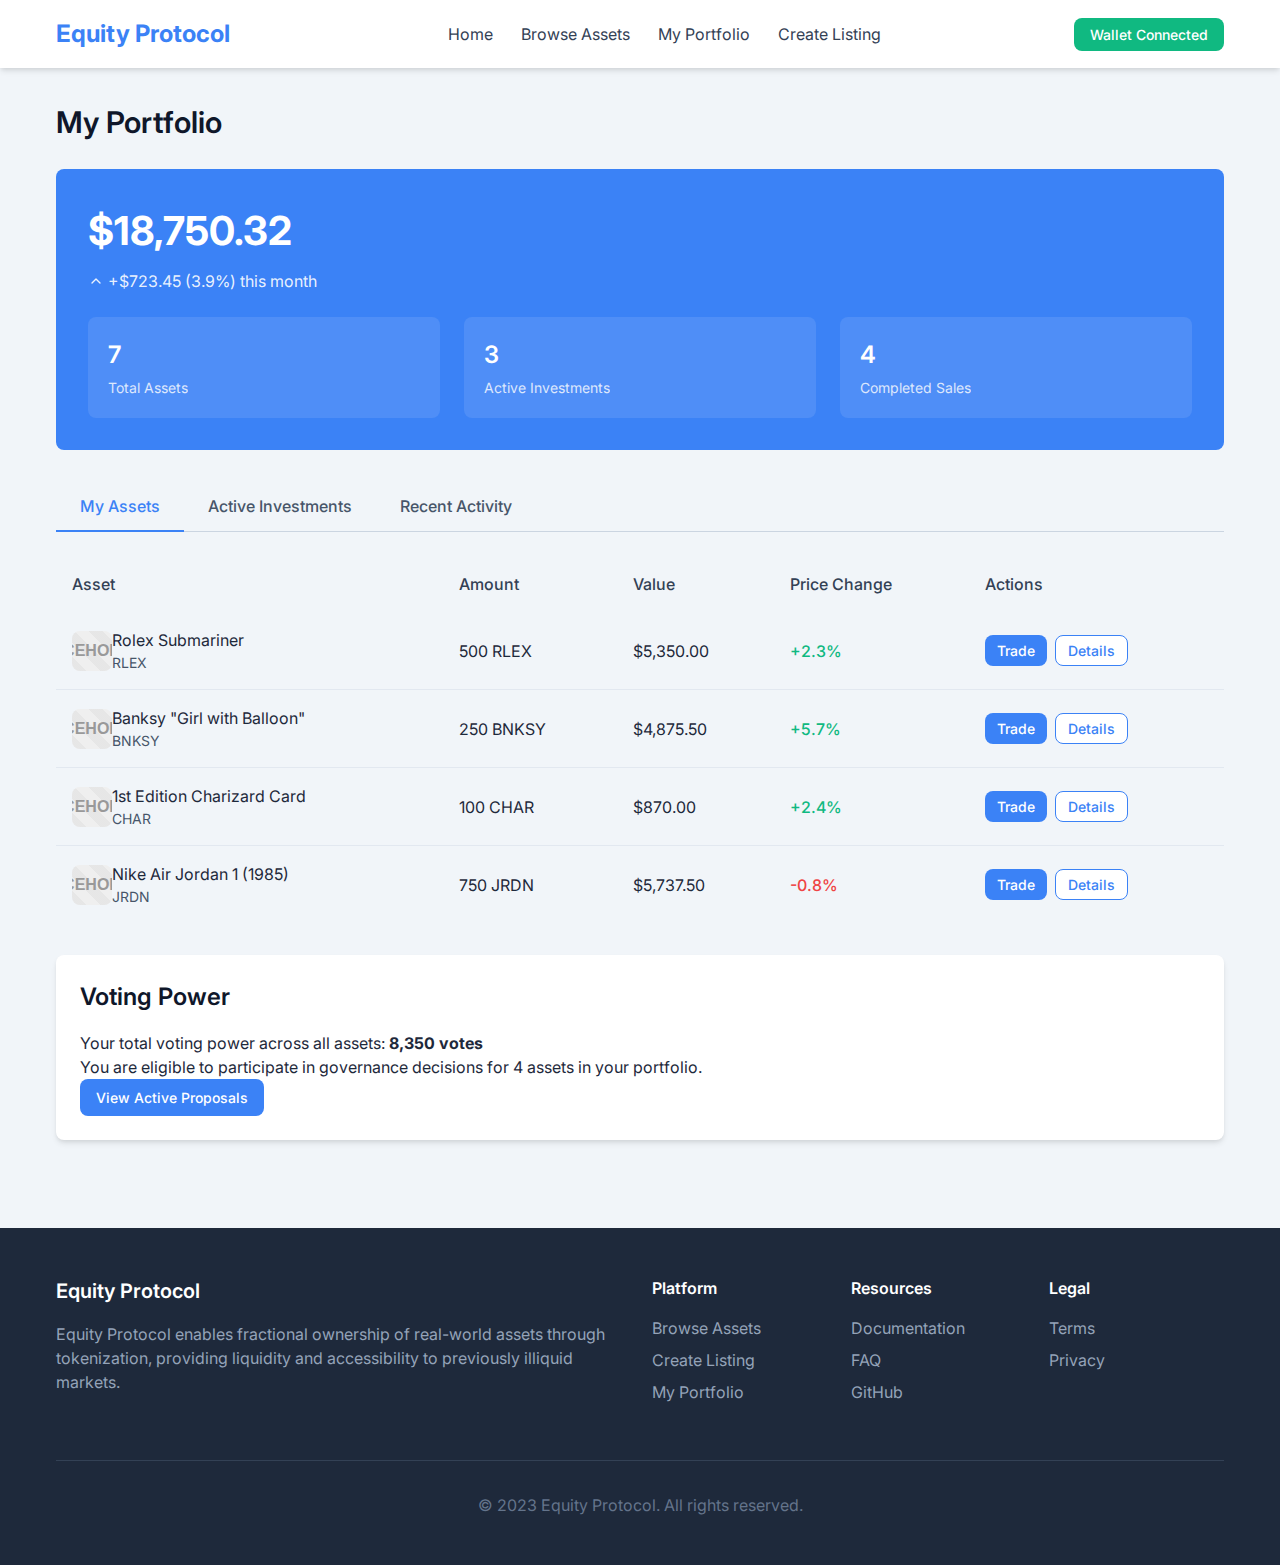
<file: portfolio.html>
<!DOCTYPE html>
<html lang="en">
<head>
  <meta charset="UTF-8">
  <meta name="viewport" content="width=device-width, initial-scale=1.0">
  <title>My Portfolio - Equity Protocol</title>
  <link rel="stylesheet" href="styles.css">
  <link href="https://fonts.googleapis.com/css2?family=Inter:wght@400;500;600;700&display=swap" rel="stylesheet">
  <style>
    .portfolio-overview {
      background-color: var(--primary-color);
      color: white;
      border-radius: var(--border-radius);
      padding: 2rem;
      margin-bottom: 2rem;
    }
    
    .portfolio-value {
      font-size: 2.5rem;
      font-weight: 700;
      margin-bottom: 0.5rem;
    }
    
    .value-change {
      display: flex;
      align-items: center;
      font-size: 1rem;
      margin-bottom: 1.5rem;
    }
    
    .value-change.positive {
      color: rgba(255, 255, 255, 0.9);
    }
    
    .value-change.negative {
      color: rgba(255, 200, 200, 0.9);
    }
    
    .stats-grid {
      display: grid;
      grid-template-columns: repeat(3, 1fr);
      gap: 1.5rem;
    }
    
    .stat-card {
      background-color: rgba(255, 255, 255, 0.1);
      border-radius: var(--border-radius);
      padding: 1.25rem;
    }
    
    .stat-value {
      font-size: 1.5rem;
      font-weight: 600;
      margin-bottom: 0.25rem;
    }
    
    .stat-label {
      font-size: 0.875rem;
      opacity: 0.8;
    }
    
    .portfolio-tabs {
      margin-bottom: 2rem;
    }
    
    .tab-nav {
      display: flex;
      border-bottom: 1px solid var(--gray-300);
      margin-bottom: 1.5rem;
    }
    
    .tab {
      padding: 0.75rem 1.5rem;
      font-weight: 500;
      color: var(--gray-600);
      cursor: pointer;
      border-bottom: 2px solid transparent;
      margin-bottom: -1px;
    }
    
    .tab.active {
      color: var(--primary-color);
      border-bottom-color: var(--primary-color);
    }
    
    .tab-content {
      display: none;
    }
    
    .tab-content.active {
      display: block;
    }
    
    .investment-table {
      width: 100%;
      border-collapse: collapse;
      margin-bottom: 2rem;
    }
    
    .investment-table th {
      text-align: left;
      padding: 1rem;
      background-color: var(--gray-100);
      color: var(--gray-700);
      font-weight: 500;
    }
    
    .investment-table td {
      padding: 1rem;
      border-bottom: 1px solid var(--gray-200);
      vertical-align: middle;
    }
    
    .investment-table tr:last-child td {
      border-bottom: none;
    }
    
    .asset-name {
      display: flex;
      align-items: center;
    }
    
    .asset-name img {
      width: 40px;
      height: 40px;
      border-radius: var(--border-radius);
      margin-right: 0.75rem;
      object-fit: cover;
    }
    
    .token-info {
      font-size: 0.875rem;
      color: var(--gray-600);
    }
    
    .price-change {
      font-weight: 500;
    }
    
    .price-change.positive {
      color: var(--success-color);
    }
    
    .price-change.negative {
      color: var(--danger-color);
    }
    
    .progress-mini {
      width: 100%;
      height: 6px;
      background-color: var(--gray-200);
      border-radius: 999px;
      overflow: hidden;
      margin-top: 0.5rem;
    }
    
    .progress-mini .bar {
      height: 100%;
      background-color: var(--primary-color);
    }
    
    .actions {
      display: flex;
      gap: 0.5rem;
    }
    
    .btn-sm {
      padding: 0.375rem 0.75rem;
      font-size: 0.875rem;
    }
    
    .activity-card {
      background-color: white;
      border-radius: var(--border-radius);
      box-shadow: var(--box-shadow);
      padding: 1.5rem;
      margin-bottom: 1.5rem;
    }
    
    .activity-header {
      display: flex;
      justify-content: space-between;
      align-items: center;
      margin-bottom: 1rem;
    }
    
    .activity-type {
      display: inline-block;
      padding: 0.25rem 0.75rem;
      border-radius: 999px;
      font-size: 0.75rem;
      font-weight: 500;
      background-color: var(--gray-100);
    }
    
    .activity-type.contribution {
      background-color: rgba(37, 99, 235, 0.1);
      color: var(--primary-color);
    }
    
    .activity-type.claim {
      background-color: rgba(16, 185, 129, 0.1);
      color: var(--success-color);
    }
    
    .activity-type.swap {
      background-color: rgba(245, 158, 11, 0.1);
      color: var(--warning-color);
    }
    
    .activity-date {
      font-size: 0.875rem;
      color: var(--gray-500);
    }
    
    .activity-details {
      display: flex;
      justify-content: space-between;
    }
    
    .activity-asset {
      display: flex;
      align-items: center;
    }
    
    .activity-asset img {
      width: 32px;
      height: 32px;
      border-radius: var(--border-radius);
      margin-right: 0.75rem;
    }
    
    .activity-amount {
      font-weight: 600;
    }
    
    .empty-state {
      text-align: center;
      padding: 4rem 2rem;
      background-color: white;
      border-radius: var(--border-radius);
      box-shadow: var(--box-shadow);
    }
    
    .empty-state svg {
      width: 64px;
      height: 64px;
      color: var(--gray-400);
      margin-bottom: 1.5rem;
    }
    
    .empty-state h3 {
      margin-bottom: 1rem;
    }
    
    .empty-state p {
      color: var(--gray-600);
      margin-bottom: 1.5rem;
    }
    
    /* Placeholder Images */
    .placeholder-image {
      background-color: #f0f0f0;
      display: flex;
      align-items: center;
      justify-content: center;
      position: relative;
      overflow: hidden;
    }
    
    .placeholder-image::before {
      content: "PLACEHOLDER";
      font-family: sans-serif;
      font-weight: bold;
      color: #999;
      z-index: 1;
    }
    
    .placeholder-image::after {
      content: "";
      position: absolute;
      top: 0;
      left: 0;
      right: 0;
      bottom: 0;
      background: repeating-linear-gradient(
        45deg,
        #ddd,
        #ddd 10px,
        #eee 10px,
        #eee 20px
      );
      opacity: 0.5;
    }
  </style>
</head>
<body>
  <header>
    <div class="container">
      <nav>
        <div class="logo">Equity Protocol</div>
        <div class="nav-links">
          <a href="index.html">Home</a>
          <a href="browse-assets.html">Browse Assets</a>
          <a href="portfolio.html" class="active">My Portfolio</a>
          <a href="create-listing.html">Create Listing</a>
        </div>
        <button class="btn" disabled style="background-color: var(--success-color);">Wallet Connected</button>
      </nav>
    </div>
  </header>
  
  <div class="container" style="padding-top: 2rem; padding-bottom: 4rem;">
    <h1 class="mb-4">My Portfolio</h1>
    
    <div class="portfolio-overview">
      <div class="portfolio-value">$18,750.32</div>
      <div class="value-change positive">
        <svg xmlns="http://www.w3.org/2000/svg" width="16" height="16" viewBox="0 0 24 24" fill="none" stroke="currentColor" stroke-width="2" stroke-linecap="round" stroke-linejoin="round" style="margin-right: 0.25rem;">
          <polyline points="18 15 12 9 6 15"></polyline>
        </svg>
        <span>+$723.45 (3.9%) this month</span>
      </div>
      
      <div class="stats-grid">
        <div class="stat-card">
          <div class="stat-value">7</div>
          <div class="stat-label">Total Assets</div>
        </div>
        <div class="stat-card">
          <div class="stat-value">3</div>
          <div class="stat-label">Active Investments</div>
        </div>
        <div class="stat-card">
          <div class="stat-value">4</div>
          <div class="stat-label">Completed Sales</div>
        </div>
      </div>
    </div>
    
    <div class="portfolio-tabs">
      <div class="tab-nav">
        <div class="tab active" data-tab="my-assets">My Assets</div>
        <div class="tab" data-tab="active-investments">Active Investments</div>
        <div class="tab" data-tab="recent-activity">Recent Activity</div>
      </div>
      
      <div class="tab-content active" id="my-assets">
        <table class="investment-table">
          <thead>
            <tr>
              <th>Asset</th>
              <th>Amount</th>
              <th>Value</th>
              <th>Price Change</th>
              <th>Actions</th>
            </tr>
          </thead>
          <tbody>
            <tr>
              <td>
                <div class="asset-name">
                  <div class="placeholder-image" style="width: 40px; height: 40px; border-radius: var(--border-radius);"></div>
                  <div>
                    <div>Rolex Submariner</div>
                    <div class="token-info">RLEX</div>
                  </div>
                </div>
              </td>
              <td>500 RLEX</td>
              <td>$5,350.00</td>
              <td><span class="price-change positive">+2.3%</span></td>
              <td>
                <div class="actions">
                  <button class="btn-sm">Trade</button>
                  <button class="btn-sm btn-secondary">Details</button>
                </div>
              </td>
            </tr>
            <tr>
              <td>
                <div class="asset-name">
                  <div class="placeholder-image" style="width: 40px; height: 40px; border-radius: var(--border-radius);"></div>
                  <div>
                    <div>Banksy "Girl with Balloon"</div>
                    <div class="token-info">BNKSY</div>
                  </div>
                </div>
              </td>
              <td>250 BNKSY</td>
              <td>$4,875.50</td>
              <td><span class="price-change positive">+5.7%</span></td>
              <td>
                <div class="actions">
                  <button class="btn-sm">Trade</button>
                  <button class="btn-sm btn-secondary">Details</button>
                </div>
              </td>
            </tr>
            <tr>
              <td>
                <div class="asset-name">
                  <div class="placeholder-image" style="width: 40px; height: 40px; border-radius: var(--border-radius);"></div>
                  <div>
                    <div>1st Edition Charizard Card</div>
                    <div class="token-info">CHAR</div>
                  </div>
                </div>
              </td>
              <td>100 CHAR</td>
              <td>$870.00</td>
              <td><span class="price-change positive">+2.4%</span></td>
              <td>
                <div class="actions">
                  <button class="btn-sm">Trade</button>
                  <button class="btn-sm btn-secondary">Details</button>
                </div>
              </td>
            </tr>
            <tr>
              <td>
                <div class="asset-name">
                  <div class="placeholder-image" style="width: 40px; height: 40px; border-radius: var(--border-radius);"></div>
                  <div>
                    <div>Nike Air Jordan 1 (1985)</div>
                    <div class="token-info">JRDN</div>
                  </div>
                </div>
              </td>
              <td>750 JRDN</td>
              <td>$5,737.50</td>
              <td><span class="price-change negative">-0.8%</span></td>
              <td>
                <div class="actions">
                  <button class="btn-sm">Trade</button>
                  <button class="btn-sm btn-secondary">Details</button>
                </div>
              </td>
            </tr>
          </tbody>
        </table>
      </div>
      
      <div class="tab-content" id="active-investments">
        <table class="investment-table">
          <thead>
            <tr>
              <th>Asset</th>
              <th>Invested</th>
              <th>Tokens</th>
              <th>Funding Status</th>
              <th>End Date</th>
            </tr>
          </thead>
          <tbody>
            <tr>
              <td>
                <div class="asset-name">
                  <div class="placeholder-image" style="width: 40px; height: 40px; border-radius: var(--border-radius);"></div>
                  <div>
                    <div>1982 Château Lafite Rothschild</div>
                    <div class="token-info">WINE</div>
                  </div>
                </div>
              </td>
              <td>1,000 USDC</td>
              <td>1,000 WINE</td>
              <td>
                <div>45% funded</div>
                <div class="progress-mini">
                  <div class="bar" style="width: 45%"></div>
                </div>
              </td>
              <td>10 days left</td>
            </tr>
            <tr>
              <td>
                <div class="asset-name">
                  <div class="placeholder-image" style="width: 40px; height: 40px; border-radius: var(--border-radius);"></div>
                  <div>
                    <div>1967 Ford Mustang</div>
                    <div class="token-info">MSTNG</div>
                  </div>
                </div>
              </td>
              <td>2,500 USDC</td>
              <td>2,500 MSTNG</td>
              <td>
                <div>35% funded</div>
                <div class="progress-mini">
                  <div class="bar" style="width: 35%"></div>
                </div>
              </td>
              <td>12 days left</td>
            </tr>
          </tbody>
        </table>
      </div>
      
      <div class="tab-content" id="recent-activity">
        <div class="activity-card">
          <div class="activity-header">
            <span class="activity-type contribution">Contribution</span>
            <span class="activity-date">March 2, 2023 at 14:32</span>
          </div>
          <div class="activity-details">
            <div class="activity-asset">
              <div class="placeholder-image" style="width: 32px; height: 32px; border-radius: var(--border-radius);"></div>
              <div>
                <div>1982 Château Lafite Rothschild</div>
                <div class="token-info">Active Sale</div>
              </div>
            </div>
            <div>
              <div class="activity-amount">1,000 USDC</div>
              <div class="token-info">Contributed</div>
            </div>
          </div>
        </div>
        
        <div class="activity-card">
          <div class="activity-header">
            <span class="activity-type contribution">Contribution</span>
            <span class="activity-date">February 28, 2023 at 09:15</span>
          </div>
          <div class="activity-details">
            <div class="activity-asset">
              <div class="placeholder-image" style="width: 32px; height: 32px; border-radius: var(--border-radius);"></div>
              <div>
                <div>1967 Ford Mustang</div>
                <div class="token-info">Active Sale</div>
              </div>
            </div>
            <div>
              <div class="activity-amount">2,500 USDC</div>
              <div class="token-info">Contributed</div>
            </div>
          </div>
        </div>
        
        <div class="activity-card">
          <div class="activity-header">
            <span class="activity-type swap">Swap</span>
            <span class="activity-date">February 25, 2023 at 17:48</span>
          </div>
          <div class="activity-details">
            <div class="activity-asset">
              <div class="placeholder-image" style="width: 32px; height: 32px; border-radius: var(--border-radius);"></div>
              <div>
                <div>Nike Air Jordan 1 (1985)</div>
                <div class="token-info">JRDN</div>
              </div>
            </div>
            <div>
              <div class="activity-amount">250 JRDN for 1,875 USDC</div>
              <div class="token-info">Price: 7.5 USDC per JRDN</div>
            </div>
          </div>
        </div>
        
        <div class="activity-card">
          <div class="activity-header">
            <span class="activity-type claim">Claim</span>
            <span class="activity-date">February 20, 2023 at 11:22</span>
          </div>
          <div class="activity-details">
            <div class="activity-asset">
              <div class="placeholder-image" style="width: 32px; height: 32px; border-radius: var(--border-radius);"></div>
              <div>
                <div>Banksy "Girl with Balloon"</div>
                <div class="token-info">BNKSY</div>
              </div>
            </div>
            <div>
              <div class="activity-amount">250 BNKSY</div>
              <div class="token-info">Sale successfully completed</div>
            </div>
          </div>
        </div>
      </div>
    </div>
    
    <div class="card">
      <h2>Voting Power</h2>
      <p>Your total voting power across all assets: <strong>8,350 votes</strong></p>
      <p>You are eligible to participate in governance decisions for 4 assets in your portfolio.</p>
      <a href="#" class="btn">View Active Proposals</a>
    </div>
  </div>
  
  <footer style="background-color: var(--gray-800); color: white; padding: 3rem 0;">
    <div class="container">
      <div class="grid">
        <div class="col-6">
          <h3 style="color: white;">Equity Protocol</h3>
          <p style="color: var(--gray-400);">Equity Protocol enables fractional ownership of real-world assets through tokenization, providing liquidity and accessibility to previously illiquid markets.</p>
        </div>
        
        <div class="col-2">
          <h4 style="color: white;">Platform</h4>
          <ul style="list-style: none; padding: 0;">
            <li style="margin-bottom: 0.5rem;"><a href="#" style="color: var(--gray-400);">Browse Assets</a></li>
            <li style="margin-bottom: 0.5rem;"><a href="#" style="color: var(--gray-400);">Create Listing</a></li>
            <li style="margin-bottom: 0.5rem;"><a href="#" style="color: var(--gray-400);">My Portfolio</a></li>
          </ul>
        </div>
        
        <div class="col-2">
          <h4 style="color: white;">Resources</h4>
          <ul style="list-style: none; padding: 0;">
            <li style="margin-bottom: 0.5rem;"><a href="#" style="color: var(--gray-400);">Documentation</a></li>
            <li style="margin-bottom: 0.5rem;"><a href="#" style="color: var(--gray-400);">FAQ</a></li>
            <li style="margin-bottom: 0.5rem;"><a href="#" style="color: var(--gray-400);">GitHub</a></li>
          </ul>
        </div>
        
        <div class="col-2">
          <h4 style="color: white;">Legal</h4>
          <ul style="list-style: none; padding: 0;">
            <li style="margin-bottom: 0.5rem;"><a href="#" style="color: var(--gray-400);">Terms</a></li>
            <li style="margin-bottom: 0.5rem;"><a href="#" style="color: var(--gray-400);">Privacy</a></li>
          </ul>
        </div>
      </div>
      
      <div style="margin-top: 3rem; border-top: 1px solid var(--gray-700); padding-top: 2rem; text-align: center; color: var(--gray-500);">
        &copy; 2023 Equity Protocol. All rights reserved.
      </div>
    </div>
  </footer>
  
  <script>
    // Tab switching functionality
    const tabs = document.querySelectorAll('.tab');
    const tabContents = document.querySelectorAll('.tab-content');
    
    tabs.forEach(tab => {
      tab.addEventListener('click', function() {
        // Remove active class from all tabs
        tabs.forEach(t => t.classList.remove('active'));
        
        // Add active class to clicked tab
        this.classList.add('active');
        
        // Hide all tab contents
        tabContents.forEach(content => content.classList.remove('active'));
        
        // Show the corresponding tab content
        const tabId = this.getAttribute('data-tab');
        document.getElementById(tabId).classList.add('active');
      });
    });
  </script>
</body>
</html>
</file>
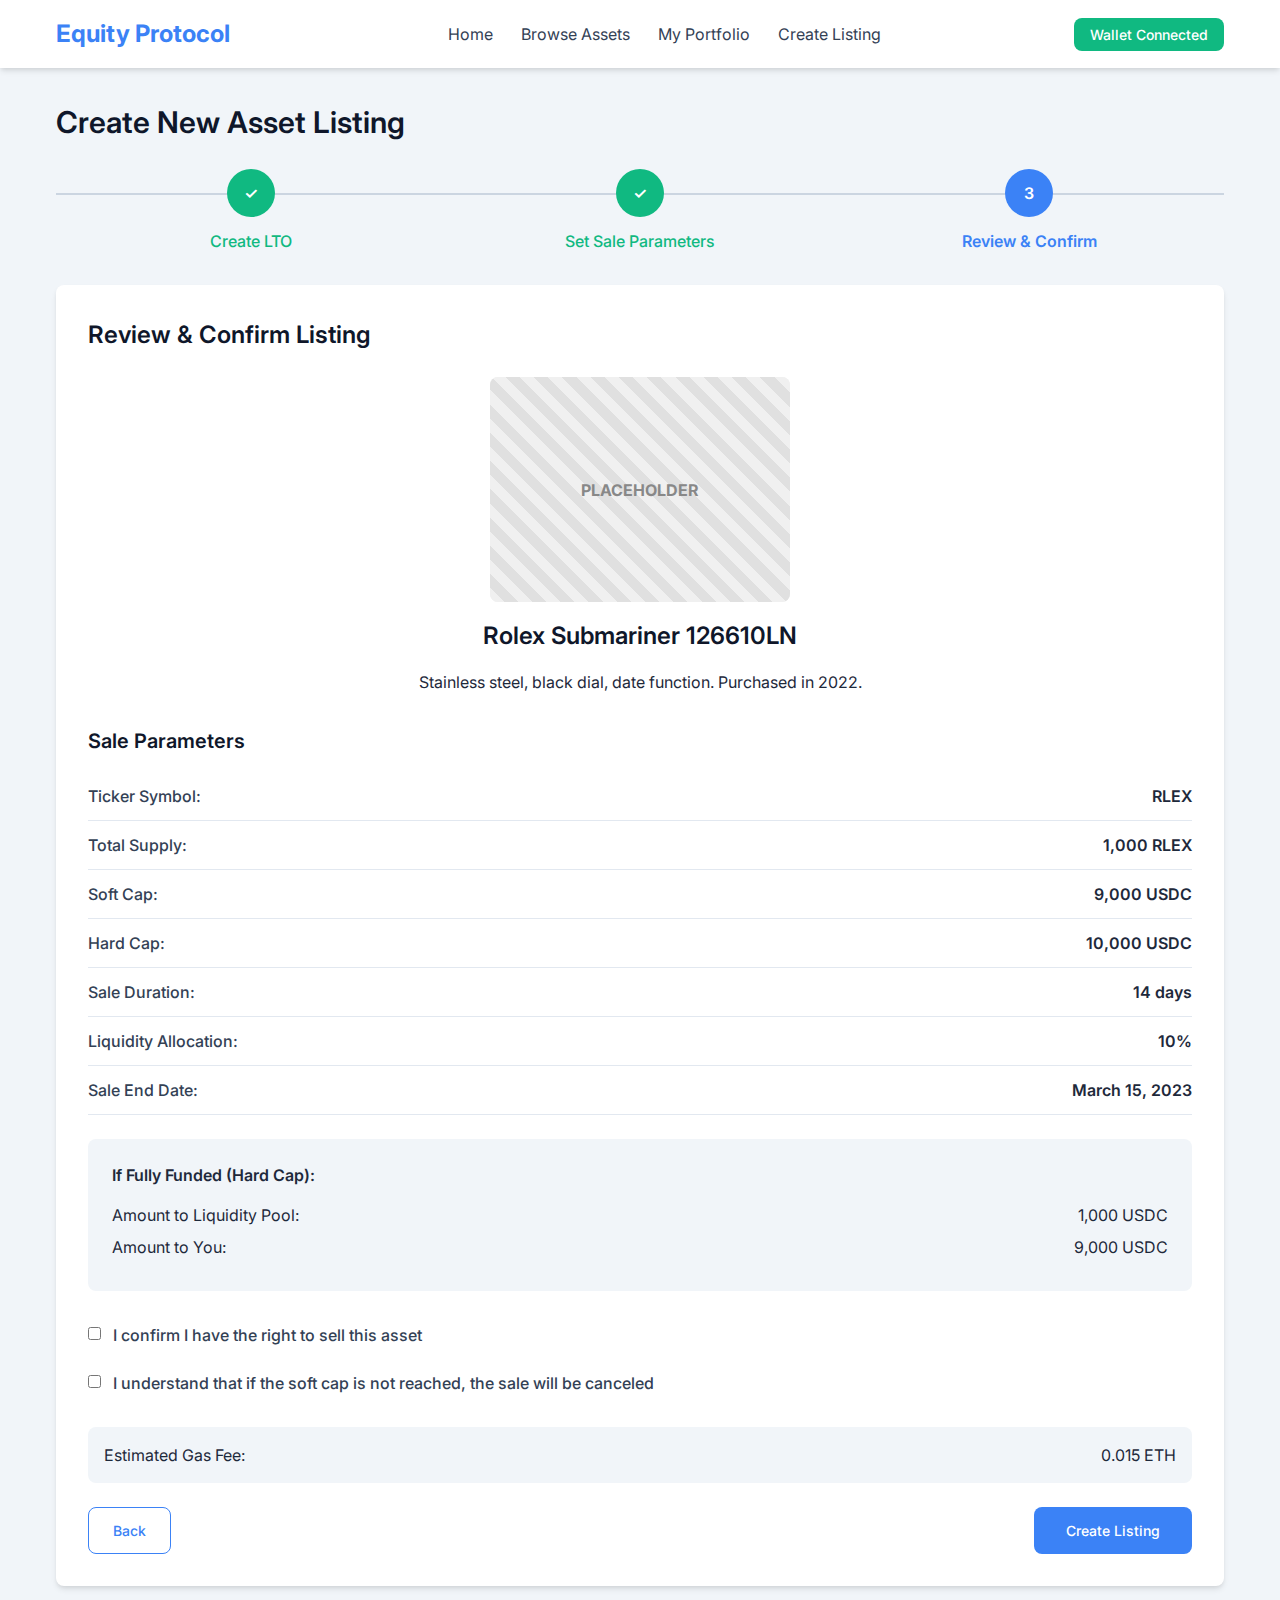
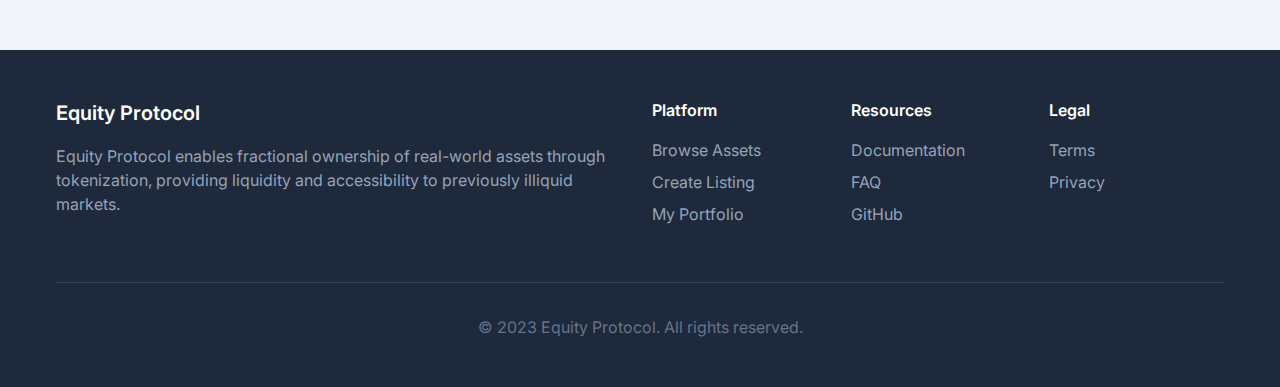
<file: review-listing.html>
<!DOCTYPE html>
<html lang="en">
<head>
  <meta charset="UTF-8">
  <meta name="viewport" content="width=device-width, initial-scale=1.0">
  <title>Review & Confirm Listing - Equity Protocol</title>
  <link rel="stylesheet" href="styles.css">
  <link href="https://fonts.googleapis.com/css2?family=Inter:wght@400;500;600;700&display=swap" rel="stylesheet">
  <style>
    .stepper {
      display: flex;
      justify-content: space-between;
      margin-bottom: 2rem;
      position: relative;
    }
    
    .stepper::before {
      content: '';
      position: absolute;
      top: 1.5rem;
      left: 0;
      right: 0;
      height: 2px;
      background-color: var(--gray-300);
      z-index: 0;
    }
    
    .step {
      display: flex;
      flex-direction: column;
      align-items: center;
      position: relative;
      z-index: 1;
      width: 33.33%;
    }
    
    .step-number {
      width: 3rem;
      height: 3rem;
      border-radius: 50%;
      background-color: var(--gray-300);
      display: flex;
      align-items: center;
      justify-content: center;
      color: white;
      font-weight: 600;
      margin-bottom: 0.75rem;
    }
    
    .step.active .step-number {
      background-color: var(--primary-color);
    }
    
    .step.completed .step-number {
      background-color: var(--success-color);
    }
    
    .step-label {
      font-weight: 500;
      color: var(--gray-600);
    }
    
    .step.active .step-label {
      color: var(--primary-color);
      font-weight: 600;
    }
    
    .step.completed .step-label {
      color: var(--success-color);
    }
    
    .form-section {
      background-color: white;
      border-radius: var(--border-radius);
      box-shadow: var(--box-shadow);
      padding: 2rem;
    }
    
    .asset-preview {
      text-align: center;
      margin-bottom: 2rem;
    }
    
    .asset-preview img {
      width: 100%;
      max-width: 300px;
      border-radius: var(--border-radius);
      margin-bottom: 1rem;
    }
    
    .parameters-summary {
      margin-bottom: 2rem;
    }
    
    .parameter-row {
      display: flex;
      justify-content: space-between;
      padding: 0.75rem 0;
      border-bottom: 1px solid var(--gray-200);
    }
    
    .parameter-row .label {
      font-weight: 500;
      color: var(--gray-700);
    }
    
    .parameter-row .value {
      font-weight: 600;
    }
    
    .calculation-summary {
      background-color: var(--gray-100);
      padding: 1.5rem;
      border-radius: var(--border-radius);
      margin-top: 1.5rem;
    }
    
    .calculation-summary h4 {
      margin-bottom: 1rem;
      color: var(--gray-800);
    }
    
    .calculation-row {
      display: flex;
      justify-content: space-between;
      margin-bottom: 0.5rem;
    }
    
    .checkbox-group {
      display: flex;
      align-items: flex-start;
      margin-bottom: 1rem;
    }
    
    .checkbox-group input {
      width: auto;
      margin-right: 0.75rem;
      margin-top: 0.25rem;
    }
    
    .gas-estimate {
      display: flex;
      justify-content: space-between;
      padding: 1rem;
      background-color: var(--gray-100);
      border-radius: var(--border-radius);
      margin: 1.5rem 0;
    }
    
    /* Placeholder image styles */
    .placeholder-image {
      background-color: #f0f0f0;
      border-radius: var(--border-radius);
      display: flex;
      align-items: center;
      justify-content: center;
      font-weight: bold;
      color: #888;
      position: relative;
      overflow: hidden;
    }
    
    .placeholder-image::before {
      content: "PLACEHOLDER";
      z-index: 1;
    }
    
    .placeholder-image::after {
      content: "";
      position: absolute;
      top: 0;
      left: 0;
      right: 0;
      bottom: 0;
      background: repeating-linear-gradient(
        45deg,
        #f0f0f0,
        #f0f0f0 10px,
        #e0e0e0 10px,
        #e0e0e0 20px
      );
      z-index: 0;
    }
  </style>
</head>
<body>
  <header>
    <div class="container">
      <nav>
        <div class="logo">Equity Protocol</div>
        <div class="nav-links">
          <a href="index.html">Home</a>
          <a href="browse-assets.html">Browse Assets</a>
          <a href="portfolio.html">My Portfolio</a>
          <a href="create-listing.html">Create Listing</a>
        </div>
        <button class="btn" disabled style="background-color: var(--success-color);">Wallet Connected</button>
      </nav>
    </div>
  </header>
  
  <div class="container" style="padding-top: 2rem; padding-bottom: 4rem;">
    <h1 class="mb-4">Create New Asset Listing</h1>
    
    <div class="stepper">
      <div class="step completed">
        <div class="step-number">✓</div>
        <div class="step-label">Create LTO</div>
      </div>
      <div class="step completed">
        <div class="step-number">✓</div>
        <div class="step-label">Set Sale Parameters</div>
      </div>
      <div class="step active">
        <div class="step-number">3</div>
        <div class="step-label">Review & Confirm</div>
      </div>
    </div>
    
    <div class="form-section">
      <h2 class="mb-4">Review & Confirm Listing</h2>
      
      <div class="review-section">
        <div class="asset-preview">
          <div class="placeholder-image" style="width: 100%; max-width: 300px; height: 225px; border-radius: var(--border-radius); margin: 0 auto 1rem;"></div>
          <h2>Rolex Submariner 126610LN</h2>
          <p>Stainless steel, black dial, date function. Purchased in 2022.</p>
        </div>
        
        <div class="parameters-summary">
          <h3>Sale Parameters</h3>
          <div class="parameter-row">
            <span class="label">Ticker Symbol:</span>
            <span class="value">RLEX</span>
          </div>
          <div class="parameter-row">
            <span class="label">Total Supply:</span>
            <span class="value">1,000 RLEX</span>
          </div>
          <div class="parameter-row">
            <span class="label">Soft Cap:</span>
            <span class="value">9,000 USDC</span>
          </div>
          <div class="parameter-row">
            <span class="label">Hard Cap:</span>
            <span class="value">10,000 USDC</span>
          </div>
          <div class="parameter-row">
            <span class="label">Sale Duration:</span>
            <span class="value">14 days</span>
          </div>
          <div class="parameter-row">
            <span class="label">Liquidity Allocation:</span>
            <span class="value">10%</span>
          </div>
          <div class="parameter-row">
            <span class="label">Sale End Date:</span>
            <span class="value">March 15, 2023</span>
          </div>
          
          <div class="calculation-summary">
            <h4>If Fully Funded (Hard Cap):</h4>
            <div class="calculation-row">
              <span>Amount to Liquidity Pool:</span>
              <span>1,000 USDC</span>
            </div>
            <div class="calculation-row">
              <span>Amount to You:</span>
              <span>9,000 USDC</span>
            </div>
          </div>
        </div>
        
        <div class="confirmation">
          <div class="checkbox-group">
            <input type="checkbox" id="terms">
            <label for="terms">I confirm I have the right to sell this asset</label>
          </div>
          <div class="checkbox-group">
            <input type="checkbox" id="understand">
            <label for="understand">I understand that if the soft cap is not reached, the sale will be canceled</label>
          </div>
          
          <div class="gas-estimate">
            <span>Estimated Gas Fee:</span>
            <span>0.015 ETH</span>
          </div>
          
          <div style="display: flex; justify-content: space-between;">
            <a href="set-sale-parameters.html" class="btn btn-secondary" style="padding: 0.75rem 1.5rem; font-weight: 500;">Back</a>
            <button class="btn" id="create-listing-button" style="padding: 0.75rem 2rem; font-weight: 500;">Create Listing</button>
          </div>
        </div>
      </div>
    </div>
  </div>
  
  <footer style="background-color: var(--gray-800); color: white; padding: 3rem 0;">
    <div class="container">
      <div class="grid">
        <div class="col-6">
          <h3 style="color: white;">Equity Protocol</h3>
          <p style="color: var(--gray-400);">Equity Protocol enables fractional ownership of real-world assets through tokenization, providing liquidity and accessibility to previously illiquid markets.</p>
        </div>
        
        <div class="col-2">
          <h4 style="color: white;">Platform</h4>
          <ul style="list-style: none; padding: 0;">
            <li style="margin-bottom: 0.5rem;"><a href="#" style="color: var(--gray-400);">Browse Assets</a></li>
            <li style="margin-bottom: 0.5rem;"><a href="#" style="color: var(--gray-400);">Create Listing</a></li>
            <li style="margin-bottom: 0.5rem;"><a href="#" style="color: var(--gray-400);">My Portfolio</a></li>
          </ul>
        </div>
        
        <div class="col-2">
          <h4 style="color: white;">Resources</h4>
          <ul style="list-style: none; padding: 0;">
            <li style="margin-bottom: 0.5rem;"><a href="#" style="color: var(--gray-400);">Documentation</a></li>
            <li style="margin-bottom: 0.5rem;"><a href="#" style="color: var(--gray-400);">FAQ</a></li>
            <li style="margin-bottom: 0.5rem;"><a href="#" style="color: var(--gray-400);">GitHub</a></li>
          </ul>
        </div>
        
        <div class="col-2">
          <h4 style="color: white;">Legal</h4>
          <ul style="list-style: none; padding: 0;">
            <li style="margin-bottom: 0.5rem;"><a href="#" style="color: var(--gray-400);">Terms</a></li>
            <li style="margin-bottom: 0.5rem;"><a href="#" style="color: var(--gray-400);">Privacy</a></li>
          </ul>
        </div>
      </div>
      
      <div style="margin-top: 3rem; border-top: 1px solid var(--gray-700); padding-top: 2rem; text-align: center; color: var(--gray-500);">
        &copy; 2023 Equity Protocol. All rights reserved.
      </div>
    </div>
  </footer>
  
  <script>
    // Simple form navigation
    document.getElementById('create-listing-button').addEventListener('click', function() {
      // In a real implementation, this would submit the form and create the listing
      alert('Listing created successfully! Redirecting to your portfolio...');
      window.location.href = 'portfolio.html';
    });
    
    // Form validation would go here in a real implementation
    document.getElementById('create-listing-button').disabled = true;
    
    function checkFormValidity() {
      const termsChecked = document.getElementById('terms').checked;
      const understandChecked = document.getElementById('understand').checked;
      
      document.getElementById('create-listing-button').disabled = !(termsChecked && understandChecked);
    }
    
    document.getElementById('terms').addEventListener('change', checkFormValidity);
    document.getElementById('understand').addEventListener('change', checkFormValidity);
  </script>
</body>
</html>
</file>
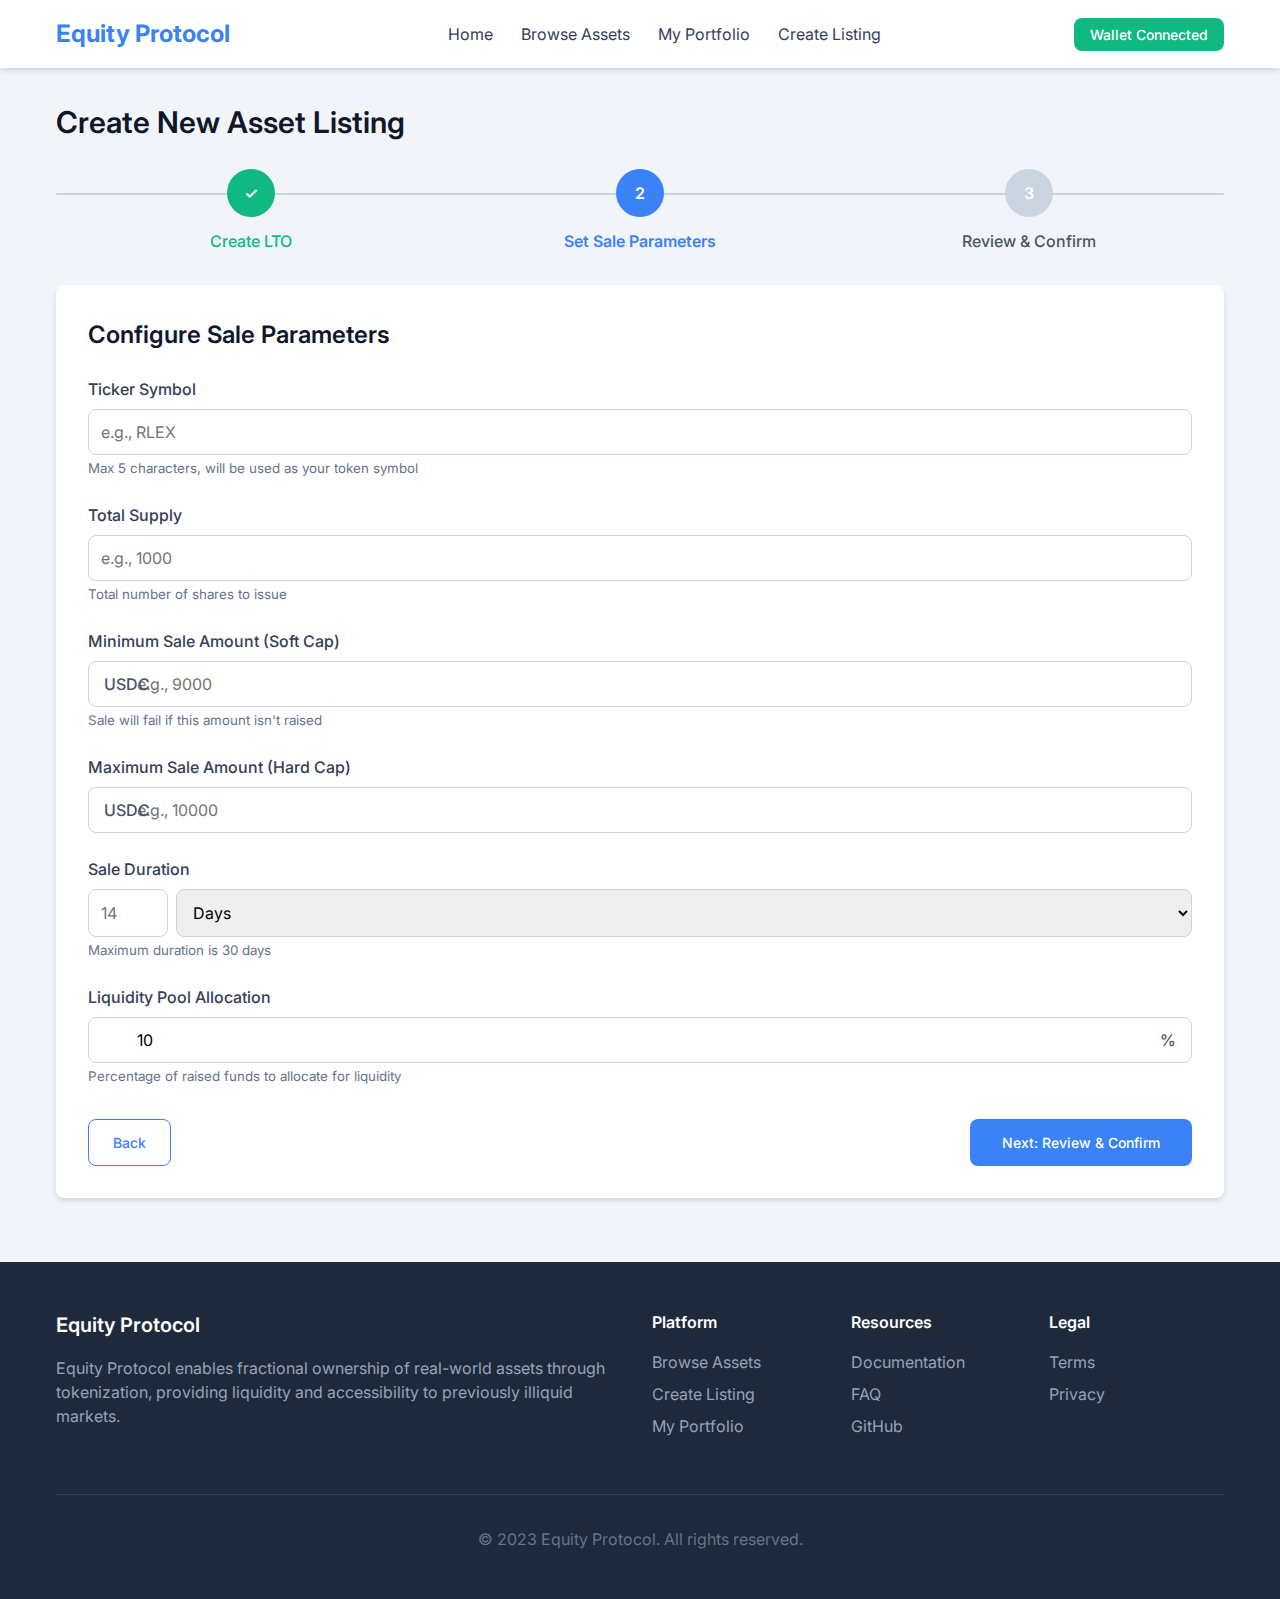
<file: set-sale-parameters.html>
<!DOCTYPE html>
<html lang="en">
<head>
  <meta charset="UTF-8">
  <meta name="viewport" content="width=device-width, initial-scale=1.0">
  <title>Set Sale Parameters - Equity Protocol</title>
  <link rel="stylesheet" href="styles.css">
  <link href="https://fonts.googleapis.com/css2?family=Inter:wght@400;500;600;700&display=swap" rel="stylesheet">
  <style>
    .stepper {
      display: flex;
      justify-content: space-between;
      margin-bottom: 2rem;
      position: relative;
    }
    
    .stepper::before {
      content: '';
      position: absolute;
      top: 1.5rem;
      left: 0;
      right: 0;
      height: 2px;
      background-color: var(--gray-300);
      z-index: 0;
    }
    
    .step {
      display: flex;
      flex-direction: column;
      align-items: center;
      position: relative;
      z-index: 1;
      width: 33.33%;
    }
    
    .step-number {
      width: 3rem;
      height: 3rem;
      border-radius: 50%;
      background-color: var(--gray-300);
      display: flex;
      align-items: center;
      justify-content: center;
      color: white;
      font-weight: 600;
      margin-bottom: 0.75rem;
    }
    
    .step.active .step-number {
      background-color: var(--primary-color);
    }
    
    .step.completed .step-number {
      background-color: var(--success-color);
    }
    
    .step-label {
      font-weight: 500;
      color: var(--gray-600);
    }
    
    .step.active .step-label {
      color: var(--primary-color);
      font-weight: 600;
    }
    
    .step.completed .step-label {
      color: var(--success-color);
    }
    
    .form-section {
      background-color: white;
      border-radius: var(--border-radius);
      box-shadow: var(--box-shadow);
      padding: 2rem;
    }
    
    .input-with-icon {
      position: relative;
    }
    
    .input-with-icon input {
      padding-left: 3rem;
    }
    
    .input-with-icon .currency {
      position: absolute;
      left: 1rem;
      top: 50%;
      transform: translateY(-50%);
      color: var(--gray-600);
      font-weight: 500;
    }
    
    .input-with-icon .percentage {
      position: absolute;
      right: 1rem;
      top: 50%;
      transform: translateY(-50%);
      color: var(--gray-600);
      font-weight: 500;
    }
    
    .duration-selector {
      display: flex;
      gap: 0.5rem;
    }
    
    .duration-selector input {
      width: 5rem;
    }
    
    .duration-selector select {
      flex: 1;
    }
  </style>
</head>
<body>
  <header>
    <div class="container">
      <nav>
        <div class="logo">Equity Protocol</div>
        <div class="nav-links">
          <a href="index.html">Home</a>
          <a href="browse-assets.html">Browse Assets</a>
          <a href="portfolio.html">My Portfolio</a>
          <a href="create-listing.html">Create Listing</a>
        </div>
        <button class="btn" disabled style="background-color: var(--success-color);">Wallet Connected</button>
      </nav>
    </div>
  </header>
  
  <div class="container" style="padding-top: 2rem; padding-bottom: 4rem;">
    <h1 class="mb-4">Create New Asset Listing</h1>
    
    <div class="stepper">
      <div class="step completed">
        <div class="step-number">✓</div>
        <div class="step-label">Create LTO</div>
      </div>
      <div class="step active">
        <div class="step-number">2</div>
        <div class="step-label">Set Sale Parameters</div>
      </div>
      <div class="step">
        <div class="step-number">3</div>
        <div class="step-label">Review & Confirm</div>
      </div>
    </div>
    
    <div class="form-section">
      <h2 class="mb-4">Configure Sale Parameters</h2>
      
      <form id="sale-parameters-form">
        <div class="form-group">
          <label for="ticker-symbol">Ticker Symbol</label>
          <input type="text" id="ticker-symbol" placeholder="e.g., RLEX" maxlength="5">
          <small style="display: block; margin-top: 0.25rem; color: var(--gray-500);">Max 5 characters, will be used as your token symbol</small>
        </div>
        
        <div class="form-group">
          <label for="total-supply">Total Supply</label>
          <input type="number" id="total-supply" placeholder="e.g., 1000">
          <small style="display: block; margin-top: 0.25rem; color: var(--gray-500);">Total number of shares to issue</small>
        </div>
        
        <div class="form-group">
          <label for="soft-cap">Minimum Sale Amount (Soft Cap)</label>
          <div class="input-with-icon">
            <span class="currency">USDC</span>
            <input type="number" id="soft-cap" placeholder="e.g., 9000">
          </div>
          <small style="display: block; margin-top: 0.25rem; color: var(--gray-500);">Sale will fail if this amount isn't raised</small>
        </div>
        
        <div class="form-group">
          <label for="hard-cap">Maximum Sale Amount (Hard Cap)</label>
          <div class="input-with-icon">
            <span class="currency">USDC</span>
            <input type="number" id="hard-cap" placeholder="e.g., 10000">
          </div>
        </div>
        
        <div class="form-group">
          <label for="sale-duration">Sale Duration</label>
          <div class="duration-selector">
            <input type="number" id="sale-duration" placeholder="14">
            <select id="duration-unit">
              <option value="days">Days</option>
              <option value="weeks">Weeks</option>
            </select>
          </div>
          <small style="display: block; margin-top: 0.25rem; color: var(--gray-500);">Maximum duration is 30 days</small>
        </div>
        
        <div class="form-group">
          <label for="liquidity-allocation">Liquidity Pool Allocation</label>
          <div class="input-with-icon">
            <input type="number" id="liquidity-allocation" placeholder="10" value="10">
            <span class="percentage">%</span>
          </div>
          <small style="display: block; margin-top: 0.25rem; color: var(--gray-500);">Percentage of raised funds to allocate for liquidity</small>
        </div>
        
        <div style="display: flex; justify-content: space-between; margin-top: 2rem;">
          <a href="create-listing.html" class="btn btn-secondary" style="padding: 0.75rem 1.5rem; font-weight: 500;">Back</a>
          <button type="button" class="btn" id="next-step" style="padding: 0.75rem 2rem; font-weight: 500;">Next: Review & Confirm</button>
        </div>
      </form>
    </div>
  </div>
  
  <footer style="background-color: var(--gray-800); color: white; padding: 3rem 0;">
    <div class="container">
      <div class="grid">
        <div class="col-6">
          <h3 style="color: white;">Equity Protocol</h3>
          <p style="color: var(--gray-400);">Equity Protocol enables fractional ownership of real-world assets through tokenization, providing liquidity and accessibility to previously illiquid markets.</p>
        </div>
        
        <div class="col-2">
          <h4 style="color: white;">Platform</h4>
          <ul style="list-style: none; padding: 0;">
            <li style="margin-bottom: 0.5rem;"><a href="#" style="color: var(--gray-400);">Browse Assets</a></li>
            <li style="margin-bottom: 0.5rem;"><a href="#" style="color: var(--gray-400);">Create Listing</a></li>
            <li style="margin-bottom: 0.5rem;"><a href="#" style="color: var(--gray-400);">My Portfolio</a></li>
          </ul>
        </div>
        
        <div class="col-2">
          <h4 style="color: white;">Resources</h4>
          <ul style="list-style: none; padding: 0;">
            <li style="margin-bottom: 0.5rem;"><a href="#" style="color: var(--gray-400);">Documentation</a></li>
            <li style="margin-bottom: 0.5rem;"><a href="#" style="color: var(--gray-400);">FAQ</a></li>
            <li style="margin-bottom: 0.5rem;"><a href="#" style="color: var(--gray-400);">GitHub</a></li>
          </ul>
        </div>
        
        <div class="col-2">
          <h4 style="color: white;">Legal</h4>
          <ul style="list-style: none; padding: 0;">
            <li style="margin-bottom: 0.5rem;"><a href="#" style="color: var(--gray-400);">Terms</a></li>
            <li style="margin-bottom: 0.5rem;"><a href="#" style="color: var(--gray-400);">Privacy</a></li>
          </ul>
        </div>
      </div>
      
      <div style="margin-top: 3rem; border-top: 1px solid var(--gray-700); padding-top: 2rem; text-align: center; color: var(--gray-500);">
        &copy; 2023 Equity Protocol. All rights reserved.
      </div>
    </div>
  </footer>
  
  <script>
    // Simple form navigation
    document.getElementById('next-step').addEventListener('click', function() {
      window.location.href = 'review-listing.html';
    });
    
    // Form validation would go here in a real implementation
  </script>
</body>
</html>
</file>
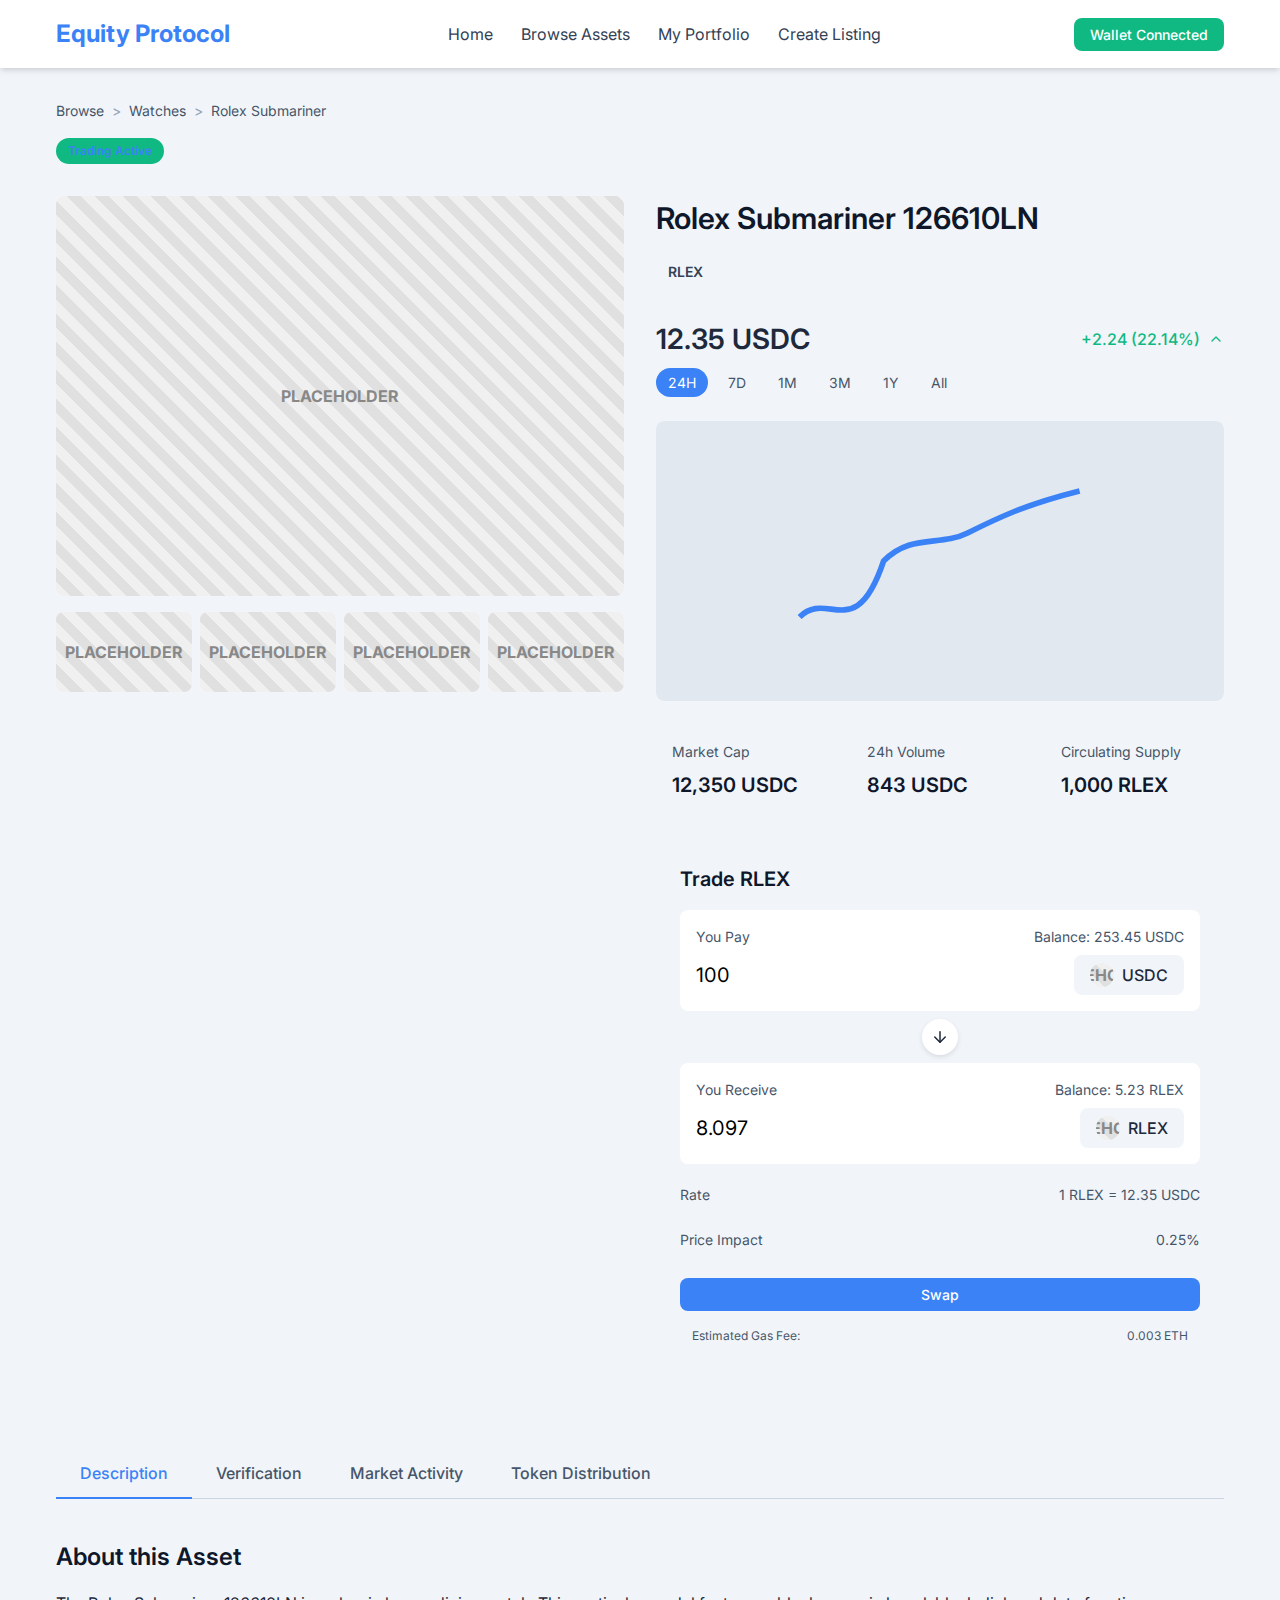
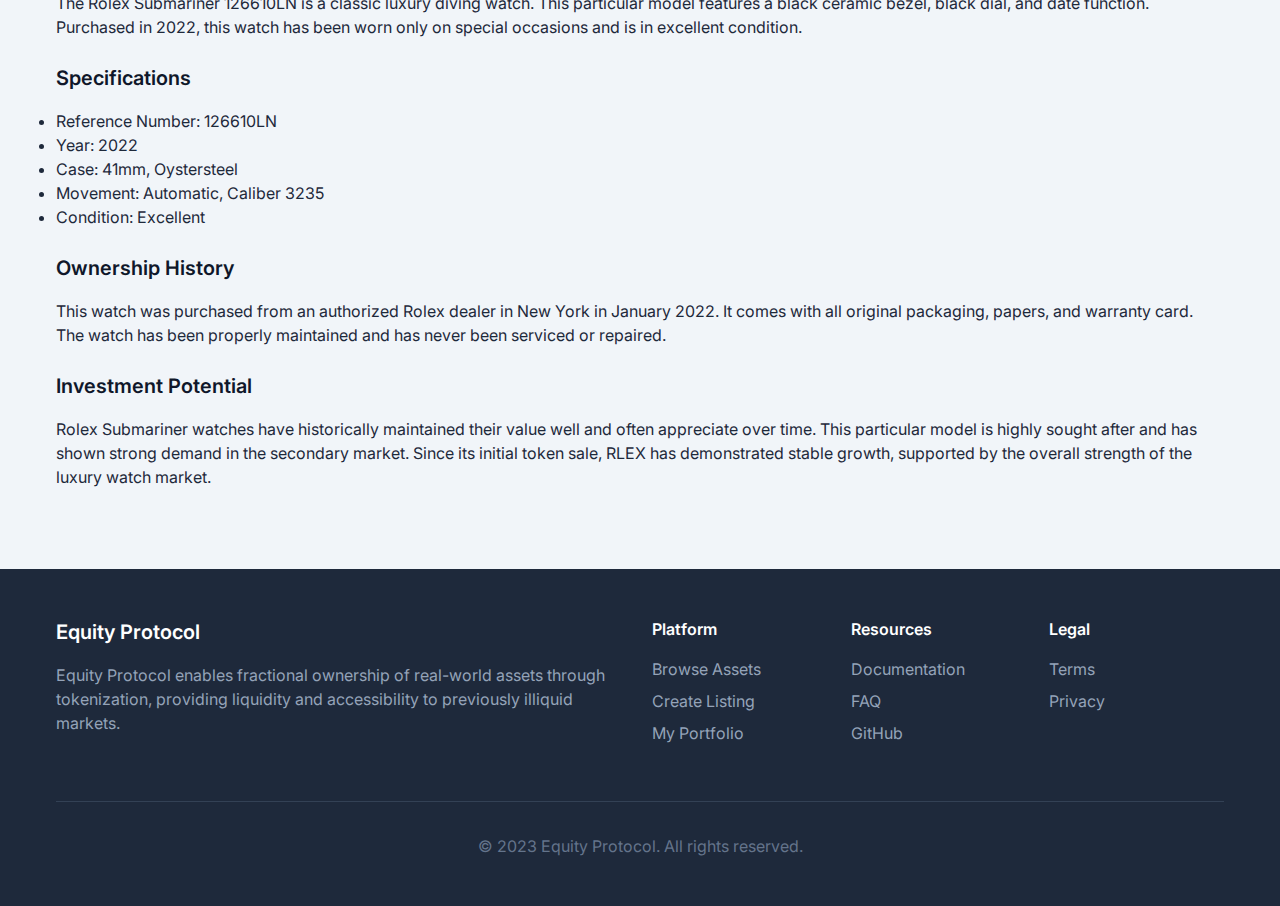
<file: trade.html>
<!DOCTYPE html>
<html lang="en">
<head>
  <meta charset="UTF-8">
  <meta name="viewport" content="width=device-width, initial-scale=1.0">
  <title>Trade Rolex Submariner - Equity Protocol</title>
  <link rel="stylesheet" href="styles.css">
  <link href="https://fonts.googleapis.com/css2?family=Inter:wght@400;500;600;700&display=swap" rel="stylesheet">
  <style>
    .asset-header {
      margin-bottom: 2rem;
    }
    
    .breadcrumb {
      display: flex;
      align-items: center;
      margin-bottom: 1rem;
      font-size: 0.875rem;
      color: var(--gray-600);
    }
    
    .breadcrumb a {
      color: var(--gray-600);
      text-decoration: none;
    }
    
    .breadcrumb a:hover {
      color: var(--primary-color);
      text-decoration: underline;
    }
    
    .breadcrumb > *:not(:last-child)::after {
      content: '>';
      margin: 0 0.5rem;
      color: var(--gray-400);
    }
    
    .asset-content {
      display: grid;
      grid-template-columns: 1fr 1fr;
      gap: 2rem;
      margin-bottom: 3rem;
    }
    
    .asset-gallery {
      position: relative;
    }
    
    .main-image {
      width: 100%;
      border-radius: var(--border-radius);
      overflow: hidden;
      margin-bottom: 1rem;
    }
    
    .thumbnail-row {
      display: flex;
      gap: 0.5rem;
    }
    
    .thumbnail-row div {
      width: calc(25% - 0.375rem);
      height: 80px;
      border-radius: var(--border-radius);
      cursor: pointer;
      transition: opacity 0.2s;
    }
    
    .thumbnail-row div:hover {
      opacity: 0.8;
    }
    
    .ticker {
      display: inline-block;
      padding: 0.25rem 0.75rem;
      background-color: var(--gray-100);
      border-radius: 999px;
      font-weight: 600;
      font-size: 0.875rem;
      color: var(--gray-700);
      margin-bottom: 1.5rem;
    }
    
    .price-stats {
      display: flex;
      justify-content: space-between;
      margin: 0.5rem 0;
    }
    
    .price-stats .current-price {
      font-weight: 600;
      font-size: 1.75rem;
    }
    
    .price-change {
      display: flex;
      align-items: center;
      font-weight: 500;
    }
    
    .price-change.positive {
      color: var(--success-color);
    }
    
    .price-change.negative {
      color: var(--danger-color);
    }
    
    .price-chart {
      margin: 1.5rem 0;
      height: 280px;
      border-radius: var(--border-radius);
      overflow: hidden;
      background-color: var(--gray-100);
    }
    
    .chart-tabs {
      display: flex;
      margin-bottom: 0.5rem;
    }
    
    .chart-tab {
      padding: 0.25rem 0.75rem;
      font-size: 0.875rem;
      border-radius: 999px;
      margin-right: 0.5rem;
      background-color: var(--gray-100);
      color: var(--gray-600);
      cursor: pointer;
    }
    
    .chart-tab.active {
      background-color: var(--primary-color);
      color: white;
    }
    
    .market-stats {
      display: grid;
      grid-template-columns: repeat(3, 1fr);
      gap: 1rem;
      margin: 1.5rem 0;
    }
    
    .stat-card {
      background-color: var(--gray-100);
      padding: 1rem;
      border-radius: var(--border-radius);
    }
    
    .stat-card .label {
      font-size: 0.875rem;
      color: var(--gray-600);
      margin-bottom: 0.5rem;
    }
    
    .stat-card .value {
      font-size: 1.25rem;
      font-weight: 600;
      color: var(--gray-900);
    }
    
    .swap-form {
      background-color: var(--gray-100);
      padding: 1.5rem;
      border-radius: var(--border-radius);
      margin-bottom: 1.5rem;
    }
    
    .swap-input {
      background-color: white;
      border-radius: var(--border-radius);
      padding: 1rem;
      margin-bottom: 0.5rem;
    }
    
    .swap-input-header {
      display: flex;
      justify-content: space-between;
      margin-bottom: 0.5rem;
      font-size: 0.875rem;
      color: var(--gray-600);
    }
    
    .swap-input-content {
      display: flex;
      align-items: center;
    }
    
    .swap-input-content input {
      flex: 1;
      border: none;
      padding: 0.5rem 0;
      font-size: 1.25rem;
      outline: none;
    }
    
    .token-selector {
      display: flex;
      align-items: center;
      padding: 0.5rem 1rem;
      background-color: var(--gray-100);
      border-radius: var(--border-radius);
      margin-left: 0.5rem;
      font-weight: 500;
      cursor: pointer;
    }
    
    .token-selector .token-logo {
      width: 24px;
      height: 24px;
      border-radius: 50%;
      margin-right: 0.5rem;
    }
    
    .swap-arrow {
      display: flex;
      justify-content: center;
      margin: 0.5rem 0;
    }
    
    .swap-arrow-btn {
      background-color: white;
      width: 36px;
      height: 36px;
      border-radius: 50%;
      display: flex;
      align-items: center;
      justify-content: center;
      box-shadow: 0 2px 5px rgba(0, 0, 0, 0.1);
      cursor: pointer;
    }
    
    .price-info {
      display: flex;
      justify-content: space-between;
      padding: 0.75rem 0;
      font-size: 0.875rem;
      color: var(--gray-600);
    }
    
    .gas-estimate {
      background-color: var(--gray-50);
      border-radius: var(--border-radius);
      padding: 0.5rem 0.75rem;
      margin-top: 0.5rem;
      font-size: 0.75rem;
      color: var(--gray-600);
      display: flex;
      justify-content: space-between;
    }
    
    /* Placeholder image */
    .placeholder-image {
      background-color: #f0f0f0;
      border-radius: var(--border-radius);
      display: flex;
      align-items: center;
      justify-content: center;
      font-weight: bold;
      color: #888;
      position: relative;
      overflow: hidden;
    }
    
    .placeholder-image::before {
      content: "PLACEHOLDER";
      z-index: 1;
    }
    
    .placeholder-image::after {
      content: "";
      position: absolute;
      top: 0;
      left: 0;
      right: 0;
      bottom: 0;
      background: repeating-linear-gradient(
        45deg,
        #f0f0f0,
        #f0f0f0 10px,
        #e0e0e0 10px,
        #e0e0e0 20px
      );
      z-index: 0;
    }
    
    /* Chart placeholder */
    .chart-placeholder {
      position: relative;
      width: 100%;
      height: 100%;
      display: flex;
      flex-direction: column;
      align-items: center;
      justify-content: center;
    }
    
    .chart-placeholder .chart-line {
      position: absolute;
      width: 90%;
      height: 60%;
      top: 20%;
      left: 5%;
      stroke: var(--primary-color);
      stroke-width: 2;
      fill: none;
    }
    
    .chart-placeholder .chart-gradient {
      position: absolute;
      width: 90%;
      height: 60%;
      top: 20%;
      left: 5%;
      background: linear-gradient(to bottom, rgba(var(--primary-rgb), 0.2), rgba(var(--primary-rgb), 0));
    }
    
    .asset-details-tabs {
      margin-top: 3rem;
    }
    
    .tab-nav {
      display: flex;
      border-bottom: 1px solid var(--gray-300);
      margin-bottom: 1.5rem;
    }
    
    .tab {
      padding: 0.75rem 1.5rem;
      font-weight: 500;
      color: var(--gray-600);
      cursor: pointer;
      border-bottom: 2px solid transparent;
      margin-bottom: -1px;
    }
    
    .tab.active {
      color: var(--primary-color);
      border-bottom-color: var(--primary-color);
    }
    
    .tab-content {
      padding: 1rem 0;
    }
  </style>
</head>
<body>
  <header>
    <div class="container">
      <nav>
        <div class="logo">Equity Protocol</div>
        <div class="nav-links">
          <a href="index.html">Home</a>
          <a href="browse-assets.html">Browse Assets</a>
          <a href="portfolio.html">My Portfolio</a>
          <a href="create-listing.html">Create Listing</a>
        </div>
        <button class="btn" disabled style="background-color: var(--success-color);">Wallet Connected</button>
      </nav>
    </div>
  </header>
  
  <div class="container" style="padding-top: 2rem; padding-bottom: 4rem;">
    <div class="asset-header">
      <div class="breadcrumb">
        <a href="browse-assets.html">Browse</a>
        <a href="#">Watches</a>
        <span>Rolex Submariner</span>
      </div>
      
      <div class="status-badge active" style="background-color: var(--success-color);">Trading Active</div>
    </div>
    
    <div class="asset-content">
      <div class="asset-gallery">
        <div class="main-image">
          <div class="placeholder-image" style="width: 100%; height: 400px;"></div>
        </div>
        <div class="thumbnail-row">
          <div class="placeholder-image" style="width: calc(25% - 0.375rem); height: 80px; border-radius: var(--border-radius); cursor: pointer;"></div>
          <div class="placeholder-image" style="width: calc(25% - 0.375rem); height: 80px; border-radius: var(--border-radius); cursor: pointer;"></div>
          <div class="placeholder-image" style="width: calc(25% - 0.375rem); height: 80px; border-radius: var(--border-radius); cursor: pointer;"></div>
          <div class="placeholder-image" style="width: calc(25% - 0.375rem); height: 80px; border-radius: var(--border-radius); cursor: pointer;"></div>
        </div>
      </div>
      
      <div class="asset-info">
        <h1>Rolex Submariner 126610LN</h1>
        <div class="ticker">RLEX</div>
        
        <div class="price-stats">
          <div class="current-price">12.35 USDC</div>
          <div class="price-change positive">
            +2.24 (22.14%) 
            <svg xmlns="http://www.w3.org/2000/svg" width="16" height="16" viewBox="0 0 24 24" fill="none" stroke="currentColor" stroke-width="2" stroke-linecap="round" stroke-linejoin="round" style="margin-left: 0.5rem;">
              <polyline points="18 15 12 9 6 15"></polyline>
            </svg>
          </div>
        </div>
        
        <div class="chart-tabs">
          <div class="chart-tab active">24H</div>
          <div class="chart-tab">7D</div>
          <div class="chart-tab">1M</div>
          <div class="chart-tab">3M</div>
          <div class="chart-tab">1Y</div>
          <div class="chart-tab">All</div>
        </div>
        
        <div class="price-chart">
          <div class="chart-placeholder">
            <svg viewBox="0 0 100 60" class="chart-line">
              <path d="M0,50 C10,40 20,60 30,30 C40,20 50,25 60,20 C70,15 80,10 100,5" />
            </svg>
            <div class="chart-gradient"></div>
          </div>
        </div>
        
        <div class="market-stats">
          <div class="stat-card">
            <div class="label">Market Cap</div>
            <div class="value">12,350 USDC</div>
          </div>
          <div class="stat-card">
            <div class="label">24h Volume</div>
            <div class="value">843 USDC</div>
          </div>
          <div class="stat-card">
            <div class="label">Circulating Supply</div>
            <div class="value">1,000 RLEX</div>
          </div>
        </div>
        
        <div class="swap-form">
          <h3>Trade RLEX</h3>
          
          <div class="swap-input">
            <div class="swap-input-header">
              <span>You Pay</span>
              <span>Balance: 253.45 USDC</span>
            </div>
            <div class="swap-input-content">
              <input type="number" placeholder="0.0" value="100">
              <div class="token-selector">
                <div class="placeholder-image token-logo"></div>
                <span>USDC</span>
              </div>
            </div>
          </div>
          
          <div class="swap-arrow">
            <div class="swap-arrow-btn">
              <svg xmlns="http://www.w3.org/2000/svg" width="18" height="18" viewBox="0 0 24 24" fill="none" stroke="currentColor" stroke-width="2" stroke-linecap="round" stroke-linejoin="round">
                <line x1="12" y1="5" x2="12" y2="19"></line>
                <polyline points="19 12 12 19 5 12"></polyline>
              </svg>
            </div>
          </div>
          
          <div class="swap-input">
            <div class="swap-input-header">
              <span>You Receive</span>
              <span>Balance: 5.23 RLEX</span>
            </div>
            <div class="swap-input-content">
              <input type="number" placeholder="0.0" value="8.097">
              <div class="token-selector">
                <div class="placeholder-image token-logo"></div>
                <span>RLEX</span>
              </div>
            </div>
          </div>
          
          <div class="price-info">
            <span>Rate</span>
            <span>1 RLEX = 12.35 USDC</span>
          </div>
          
          <div class="price-info">
            <span>Price Impact</span>
            <span>0.25%</span>
          </div>
          
          <button class="btn" id="swap-button" style="width: 100%; margin-top: 1rem;">Swap</button>
          
          <div class="gas-estimate">
            <span>Estimated Gas Fee:</span>
            <span>0.003 ETH</span>
          </div>
        </div>
      </div>
    </div>
    
    <div class="asset-details-tabs">
      <div class="tab-nav">
        <div class="tab active">Description</div>
        <div class="tab">Verification</div>
        <div class="tab">Market Activity</div>
        <div class="tab">Token Distribution</div>
      </div>
      
      <div class="tab-content">
        <div class="description">
          <h2>About this Asset</h2>
          <p>The Rolex Submariner 126610LN is a classic luxury diving watch. This particular model features a black ceramic bezel, black dial, and date function. Purchased in 2022, this watch has been worn only on special occasions and is in excellent condition.</p>
          
          <h3 class="mt-4 mb-3">Specifications</h3>
          <ul>
            <li>Reference Number: 126610LN</li>
            <li>Year: 2022</li>
            <li>Case: 41mm, Oystersteel</li>
            <li>Movement: Automatic, Caliber 3235</li>
            <li>Condition: Excellent</li>
          </ul>
          
          <h3 class="mt-4 mb-3">Ownership History</h3>
          <p>This watch was purchased from an authorized Rolex dealer in New York in January 2022. It comes with all original packaging, papers, and warranty card. The watch has been properly maintained and has never been serviced or repaired.</p>
          
          <h3 class="mt-4 mb-3">Investment Potential</h3>
          <p>Rolex Submariner watches have historically maintained their value well and often appreciate over time. This particular model is highly sought after and has shown strong demand in the secondary market. Since its initial token sale, RLEX has demonstrated stable growth, supported by the overall strength of the luxury watch market.</p>
        </div>
      </div>
    </div>
  </div>
  
  <footer style="background-color: var(--gray-800); color: white; padding: 3rem 0;">
    <div class="container">
      <div class="grid">
        <div class="col-6">
          <h3 style="color: white;">Equity Protocol</h3>
          <p style="color: var(--gray-400);">Equity Protocol enables fractional ownership of real-world assets through tokenization, providing liquidity and accessibility to previously illiquid markets.</p>
        </div>
        
        <div class="col-2">
          <h4 style="color: white;">Platform</h4>
          <ul style="list-style: none; padding: 0;">
            <li style="margin-bottom: 0.5rem;"><a href="#" style="color: var(--gray-400);">Browse Assets</a></li>
            <li style="margin-bottom: 0.5rem;"><a href="#" style="color: var(--gray-400);">Create Listing</a></li>
            <li style="margin-bottom: 0.5rem;"><a href="#" style="color: var(--gray-400);">My Portfolio</a></li>
          </ul>
        </div>
        
        <div class="col-2">
          <h4 style="color: white;">Resources</h4>
          <ul style="list-style: none; padding: 0;">
            <li style="margin-bottom: 0.5rem;"><a href="#" style="color: var(--gray-400);">Documentation</a></li>
            <li style="margin-bottom: 0.5rem;"><a href="#" style="color: var(--gray-400);">FAQ</a></li>
            <li style="margin-bottom: 0.5rem;"><a href="#" style="color: var(--gray-400);">GitHub</a></li>
          </ul>
        </div>
        
        <div class="col-2">
          <h4 style="color: white;">Legal</h4>
          <ul style="list-style: none; padding: 0;">
            <li style="margin-bottom: 0.5rem;"><a href="#" style="color: var(--gray-400);">Terms</a></li>
            <li style="margin-bottom: 0.5rem;"><a href="#" style="color: var(--gray-400);">Privacy</a></li>
          </ul>
        </div>
      </div>
      
      <div style="margin-top: 3rem; border-top: 1px solid var(--gray-700); padding-top: 2rem; text-align: center; color: var(--gray-500);">
        &copy; 2023 Equity Protocol. All rights reserved.
      </div>
    </div>
  </footer>
  
  <script>
    // Tab functionality
    const tabs = document.querySelectorAll('.tab');
    tabs.forEach(tab => {
      tab.addEventListener('click', function() {
        tabs.forEach(t => t.classList.remove('active'));
        this.classList.add('active');
        // In a real implementation, this would show the corresponding tab content
      });
    });
    
    // Chart time period tabs
    const chartTabs = document.querySelectorAll('.chart-tab');
    chartTabs.forEach(tab => {
      tab.addEventListener('click', function() {
        chartTabs.forEach(t => t.classList.remove('active'));
        this.classList.add('active');
        // In a real implementation, this would update the chart data
      });
    });
    
    // Swap functionality
    const swapInputs = document.querySelectorAll('.swap-input input');
    const rate = 12.35; // 1 RLEX = 12.35 USDC
    
    swapInputs[0].addEventListener('input', function() {
      const usdcAmount = parseFloat(this.value) || 0;
      const rlexAmount = (usdcAmount / rate).toFixed(3);
      swapInputs[1].value = rlexAmount;
    });
    
    swapInputs[1].addEventListener('input', function() {
      const rlexAmount = parseFloat(this.value) || 0;
      const usdcAmount = (rlexAmount * rate).toFixed(2);
      swapInputs[0].value = usdcAmount;
    });
    
    // Swap direction toggle
    document.querySelector('.swap-arrow-btn').addEventListener('click', function() {
      const temp = swapInputs[0].value;
      swapInputs[0].value = swapInputs[1].value;
      swapInputs[1].value = temp;
      
      // In a real implementation, this would also swap the token selectors
    });
    
    // Swap button
    document.getElementById('swap-button').addEventListener('click', function() {
      const payAmount = parseFloat(swapInputs[0].value) || 0;
      const receiveAmount = parseFloat(swapInputs[1].value) || 0;
      
      if (payAmount <= 0 || receiveAmount <= 0) {
        alert('Please enter valid amounts');
        return;
      }
      
      // In a real implementation, this would trigger a wallet transaction
      alert(`You are about to swap ${payAmount} USDC for ${receiveAmount} RLEX. This would open your wallet for confirmation.`);
    });
    
    // Image gallery functionality
    const thumbnails = document.querySelectorAll('.thumbnail-row .placeholder-image');
    const mainImage = document.querySelector('.main-image .placeholder-image');
    
    thumbnails.forEach(thumb => {
      thumb.addEventListener('click', function() {
        thumbnails.forEach(t => t.style.opacity = 1);
        this.style.opacity = 0.7;
      });
    });
  </script>
</body>
</html>
</file>
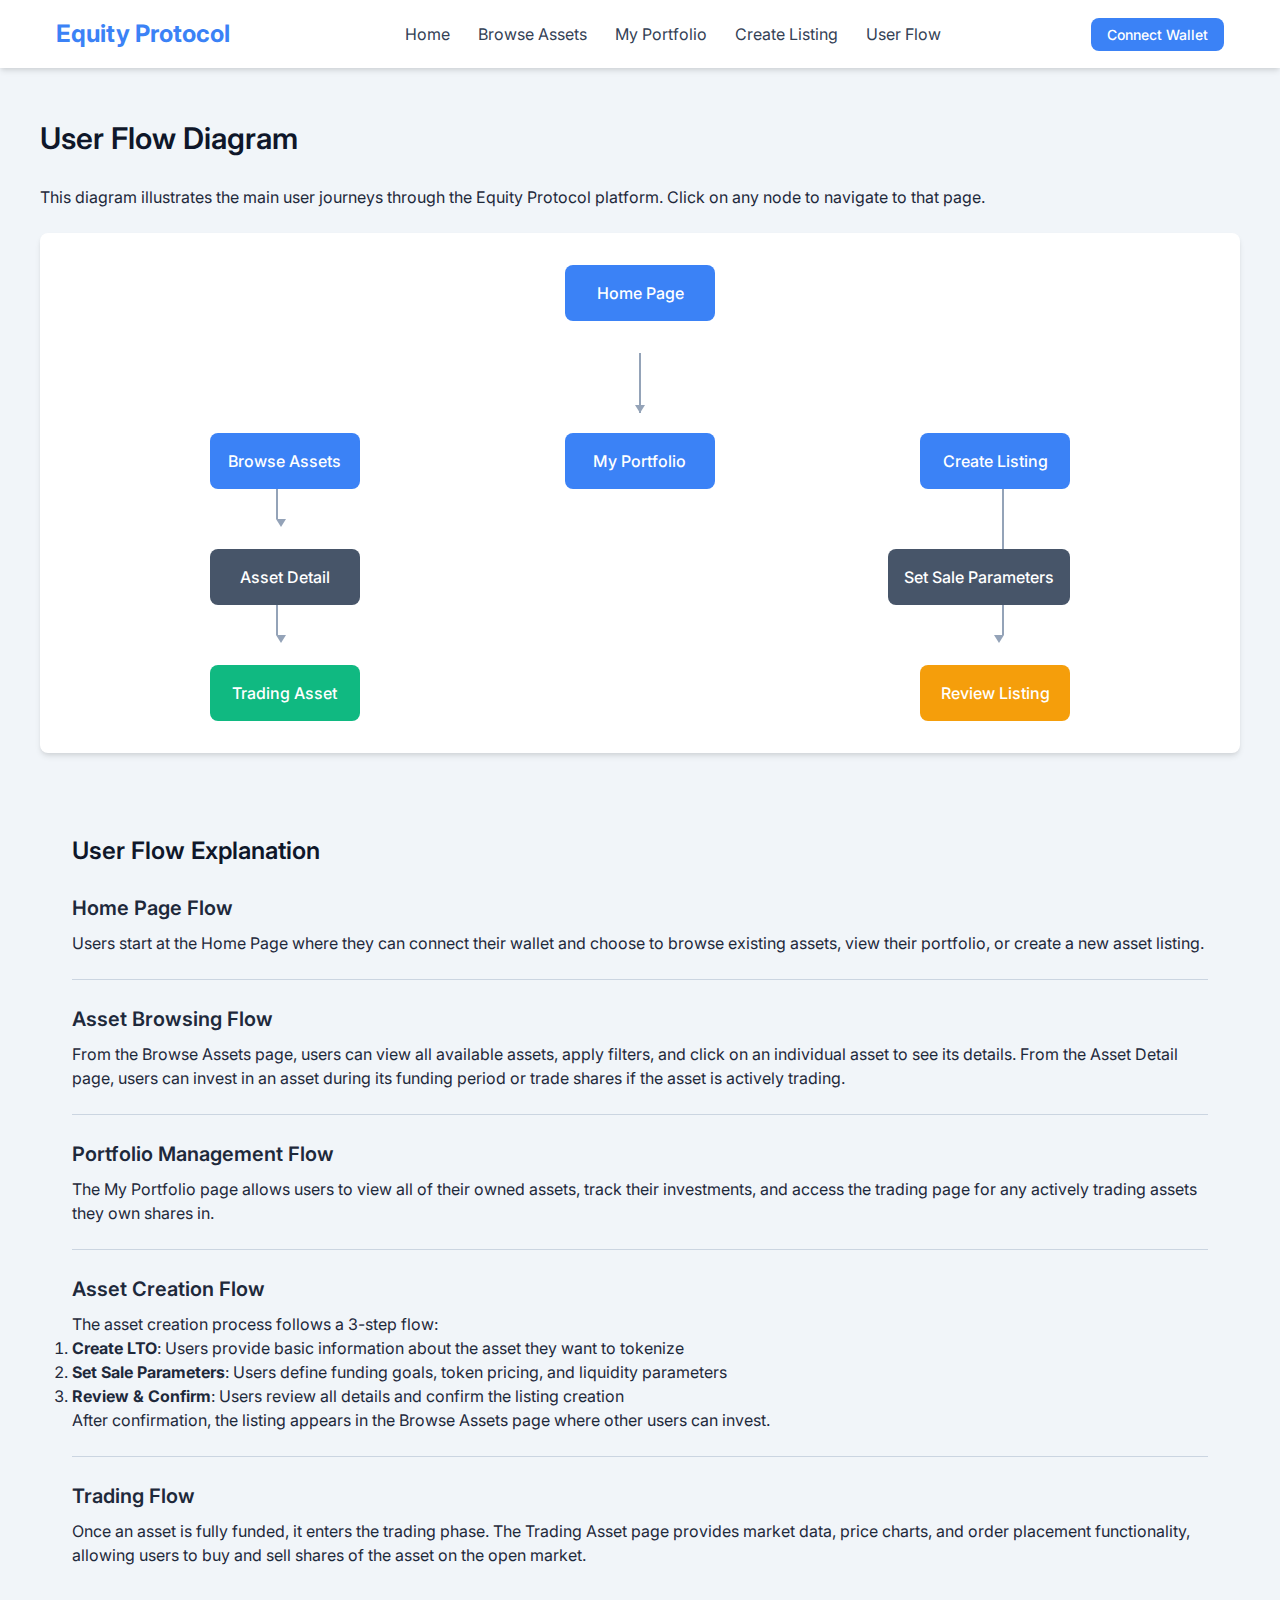
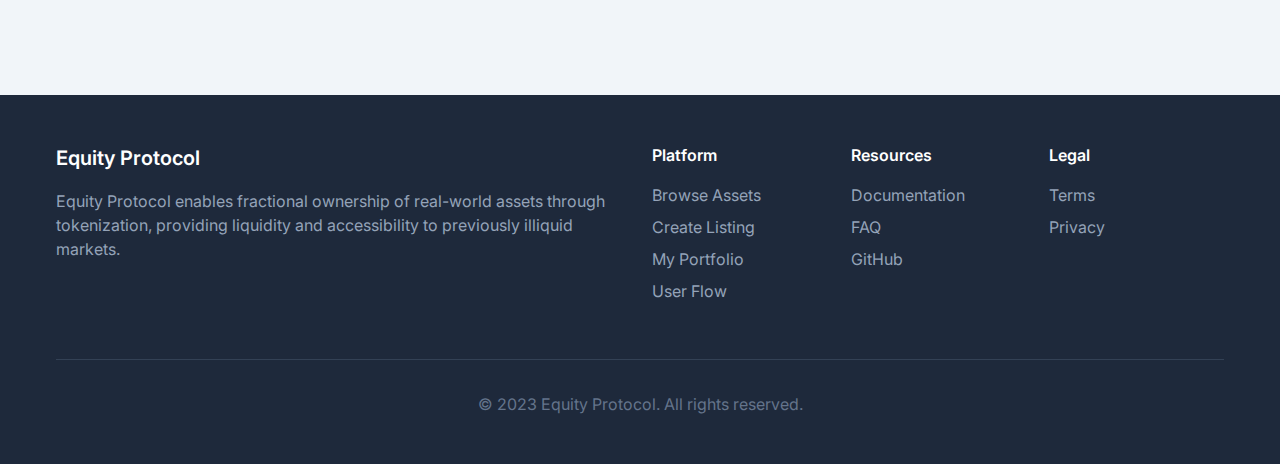
<file: userflow.html>
<!DOCTYPE html>
<html lang="en">
<head>
  <meta charset="UTF-8">
  <meta name="viewport" content="width=device-width, initial-scale=1.0">
  <title>User Flow - Equity Protocol</title>
  <link rel="stylesheet" href="styles.css">
  <link href="https://fonts.googleapis.com/css2?family=Inter:wght@400;500;600;700&display=swap" rel="stylesheet">
  <style>
    .userflow-container {
      padding: 3rem 0;
    }
    
    .userflow-diagram {
      overflow-x: auto;
      background-color: white;
      padding: 2rem;
      border-radius: var(--border-radius);
      box-shadow: var(--box-shadow);
      margin-bottom: 3rem;
    }
    
    .flow-container {
      display: flex;
      flex-direction: column;
      align-items: center;
      min-width: 900px;
    }
    
    .flow-row {
      display: flex;
      justify-content: center;
      margin-bottom: 2rem;
      position: relative;
      width: 100%;
    }
    
    .flow-node {
      padding: 1rem;
      background-color: var(--primary-color);
      color: white;
      border-radius: var(--border-radius);
      text-align: center;
      min-width: 150px;
      position: relative;
      margin: 0 1.5rem;
      font-weight: 500;
      cursor: pointer;
      transition: all 0.2s;
    }
    
    .flow-node:hover {
      transform: translateY(-5px);
      box-shadow: 0 10px 15px -3px rgba(0, 0, 0, 0.1), 0 4px 6px -2px rgba(0, 0, 0, 0.05);
    }
    
    .flow-node.secondary {
      background-color: var(--gray-600);
    }
    
    .flow-node.success {
      background-color: var(--success-color);
    }
    
    .flow-node.warning {
      background-color: var(--warning-color);
    }
    
    .flow-arrow {
      position: absolute;
      height: 2px;
      background-color: var(--gray-400);
      z-index: 0;
    }
    
    .flow-arrow::after {
      content: '';
      position: absolute;
      right: 0;
      top: -4px;
      width: 0;
      height: 0;
      border-left: 8px solid var(--gray-400);
      border-top: 5px solid transparent;
      border-bottom: 5px solid transparent;
    }
    
    .flow-arrow.vertical {
      width: 2px;
      height: 40px;
      background-color: var(--gray-400);
    }
    
    .flow-arrow.vertical::after {
      top: auto;
      right: -4px;
      bottom: 0;
      border-left: 5px solid transparent;
      border-right: 5px solid transparent;
      border-top: 8px solid var(--gray-400);
    }
    
    .flow-description {
      background-color: var(--gray-100);
      border-radius: var(--border-radius);
      padding: 2rem;
    }
    
    .flow-step {
      margin-bottom: 1.5rem;
      padding-bottom: 1.5rem;
      border-bottom: 1px solid var(--gray-300);
    }
    
    .flow-step:last-child {
      border-bottom: none;
      margin-bottom: 0;
      padding-bottom: 0;
    }
    
    .flow-step h3 {
      margin-bottom: 0.5rem;
      color: var(--gray-800);
    }
  </style>
</head>
<body>
  <header>
    <div class="container">
      <nav>
        <div class="logo">Equity Protocol</div>
        <div class="nav-links">
          <a href="index.html">Home</a>
          <a href="browse-assets.html">Browse Assets</a>
          <a href="portfolio.html">My Portfolio</a>
          <a href="create-listing.html">Create Listing</a>
          <a href="userflow.html" class="active">User Flow</a>
        </div>
        <button class="btn" id="connect-wallet">Connect Wallet</button>
      </nav>
    </div>
  </header>
  
  <div class="container userflow-container">
    <h1 class="mb-4">User Flow Diagram</h1>
    <p class="mb-4">This diagram illustrates the main user journeys through the Equity Protocol platform. Click on any node to navigate to that page.</p>
    
    <div class="userflow-diagram">
      <div class="flow-container">
        <!-- Main Entry Flow -->
        <div class="flow-row">
          <div class="flow-node" onclick="window.location.href='index.html'">Home Page</div>
        </div>
        
        <!-- Down Arrow -->
        <div style="position: relative; height: 60px; width: 2px; background-color: var(--gray-400); margin-bottom: 20px;">
          <div style="position: absolute; bottom: 0; left: -4px; width: 0; height: 0; border-left: 5px solid transparent; border-right: 5px solid transparent; border-top: 8px solid var(--gray-400);"></div>
        </div>
        
        <!-- Main Navigation Flow -->
        <div class="flow-row" style="justify-content: space-between; width: 80%; margin: 0 auto;">
          <div class="flow-node" onclick="window.location.href='browse-assets.html'">Browse Assets</div>
          <div class="flow-node" onclick="window.location.href='portfolio.html'">My Portfolio</div>
          <div class="flow-node" onclick="window.location.href='create-listing.html'">Create Listing</div>
        </div>
        
        <!-- Horizontal connectors for browse and create -->
        <div style="position: relative; height: 60px; width: 80%; margin: 0 auto;">
          <!-- Left connector -->
          <div style="position: absolute; left: 10%; top: 0; width: 2px; height: 30px; background-color: var(--gray-400);"></div>
          <div style="position: absolute; left: 10%; top: 30px; width: 0; height: 0; border-left: 5px solid transparent; border-right: 5px solid transparent; border-top: 8px solid var(--gray-400);"></div>
          
          <!-- Right connector -->
          <div style="position: absolute; right: 10%; top: 0; width: 2px; height: 60px; background-color: var(--gray-400);"></div>
          <div style="position: absolute; right: 10%; top: 60px; width: 0; height: 0; border-left: 5px solid transparent; border-right: 5px solid transparent; border-top: 8px solid var(--gray-400);"></div>
        </div>
        
        <!-- Asset Detail and Creation Flow -->
        <div class="flow-row" style="justify-content: space-between; width: 80%; margin: 0 auto;">
          <div class="flow-node secondary" onclick="window.location.href='asset-detail.html'">Asset Detail</div>
          <div style="width: 150px;"></div> <!-- Spacer -->
          <div class="flow-node secondary" onclick="window.location.href='set-sale-parameters.html'">Set Sale Parameters</div>
        </div>
        
        <!-- Connector arrows -->
        <div style="position: relative; height: 60px; width: 80%; margin: 0 auto;">
          <!-- Left connector -->
          <div style="position: absolute; left: 10%; top: 0; width: 2px; height: 30px; background-color: var(--gray-400);"></div>
          <div style="position: absolute; left: 10%; top: 30px; width: 0; height: 0; border-left: 5px solid transparent; border-right: 5px solid transparent; border-top: 8px solid var(--gray-400);"></div>
          
          <!-- Right connector -->
          <div style="position: absolute; right: 10%; top: 0; width: 2px; height: 30px; background-color: var(--gray-400);"></div>
          <div style="position: absolute; right: 10%; top: 30px; width: 0; height: 0; border-left: 5px solid transparent; border-right: 5px solid transparent; border-top: 8px solid var(--gray-400);"></div>
        </div>
        
        <!-- Final Flow -->
        <div class="flow-row" style="justify-content: space-between; width: 80%; margin: 0 auto;">
          <div class="flow-node success" onclick="window.location.href='trading-asset.html'">Trading Asset</div>
          <div style="width: 150px;"></div> <!-- Spacer -->
          <div class="flow-node warning" onclick="window.location.href='review-listing.html'">Review Listing</div>
        </div>
      </div>
    </div>
    
    <div class="flow-description">
      <h2 class="mb-4">User Flow Explanation</h2>
      
      <div class="flow-step">
        <h3>Home Page Flow</h3>
        <p>Users start at the Home Page where they can connect their wallet and choose to browse existing assets, view their portfolio, or create a new asset listing.</p>
      </div>
      
      <div class="flow-step">
        <h3>Asset Browsing Flow</h3>
        <p>From the Browse Assets page, users can view all available assets, apply filters, and click on an individual asset to see its details. From the Asset Detail page, users can invest in an asset during its funding period or trade shares if the asset is actively trading.</p>
      </div>
      
      <div class="flow-step">
        <h3>Portfolio Management Flow</h3>
        <p>The My Portfolio page allows users to view all of their owned assets, track their investments, and access the trading page for any actively trading assets they own shares in.</p>
      </div>
      
      <div class="flow-step">
        <h3>Asset Creation Flow</h3>
        <p>The asset creation process follows a 3-step flow:</p>
        <ol>
          <li><strong>Create LTO</strong>: Users provide basic information about the asset they want to tokenize</li>
          <li><strong>Set Sale Parameters</strong>: Users define funding goals, token pricing, and liquidity parameters</li>
          <li><strong>Review & Confirm</strong>: Users review all details and confirm the listing creation</li>
        </ol>
        <p>After confirmation, the listing appears in the Browse Assets page where other users can invest.</p>
      </div>
      
      <div class="flow-step">
        <h3>Trading Flow</h3>
        <p>Once an asset is fully funded, it enters the trading phase. The Trading Asset page provides market data, price charts, and order placement functionality, allowing users to buy and sell shares of the asset on the open market.</p>
      </div>
    </div>
  </div>
  
  <footer style="background-color: var(--gray-800); color: white; padding: 3rem 0; margin-top: 3rem;">
    <div class="container">
      <div class="grid">
        <div class="col-6">
          <h3 style="color: white;">Equity Protocol</h3>
          <p style="color: var(--gray-400);">Equity Protocol enables fractional ownership of real-world assets through tokenization, providing liquidity and accessibility to previously illiquid markets.</p>
        </div>
        
        <div class="col-2">
          <h4 style="color: white;">Platform</h4>
          <ul style="list-style: none; padding: 0;">
            <li style="margin-bottom: 0.5rem;"><a href="browse-assets.html" style="color: var(--gray-400);">Browse Assets</a></li>
            <li style="margin-bottom: 0.5rem;"><a href="create-listing.html" style="color: var(--gray-400);">Create Listing</a></li>
            <li style="margin-bottom: 0.5rem;"><a href="portfolio.html" style="color: var(--gray-400);">My Portfolio</a></li>
            <li style="margin-bottom: 0.5rem;"><a href="userflow.html" style="color: var(--gray-400);">User Flow</a></li>
          </ul>
        </div>
        
        <div class="col-2">
          <h4 style="color: white;">Resources</h4>
          <ul style="list-style: none; padding: 0;">
            <li style="margin-bottom: 0.5rem;"><a href="#" style="color: var(--gray-400);">Documentation</a></li>
            <li style="margin-bottom: 0.5rem;"><a href="#" style="color: var(--gray-400);">FAQ</a></li>
            <li style="margin-bottom: 0.5rem;"><a href="#" style="color: var(--gray-400);">GitHub</a></li>
          </ul>
        </div>
        
        <div class="col-2">
          <h4 style="color: white;">Legal</h4>
          <ul style="list-style: none; padding: 0;">
            <li style="margin-bottom: 0.5rem;"><a href="#" style="color: var(--gray-400);">Terms</a></li>
            <li style="margin-bottom: 0.5rem;"><a href="#" style="color: var(--gray-400);">Privacy</a></li>
          </ul>
        </div>
      </div>
      
      <div style="margin-top: 3rem; border-top: 1px solid var(--gray-700); padding-top: 2rem; text-align: center; color: var(--gray-500);">
        &copy; 2023 Equity Protocol. All rights reserved.
      </div>
    </div>
  </footer>
  
  <script>
    // Basic wallet connection simulation
    document.getElementById('connect-wallet').addEventListener('click', function() {
      this.textContent = 'Wallet Connected';
      this.disabled = true;
      this.style.backgroundColor = 'var(--success-color)';
    });
  </script>
</body>
</html>
</file>
<file: styles.css>
/* Equity Protocol UI - Common Styles */

:root {
  --primary-color: #3b82f6;
  --primary-dark: #2563eb;
  --primary-light: #93c5fd;
  --secondary-color: #14b8a6;
  --dark-color: #1e293b;
  --light-color: #f8fafc;
  --gray-100: #f1f5f9;
  --gray-200: #e2e8f0;
  --gray-300: #cbd5e1;
  --gray-400: #94a3b8;
  --gray-500: #64748b;
  --gray-600: #475569;
  --gray-700: #334155;
  --gray-800: #1e293b;
  --gray-900: #0f172a;
  --success-color: #10b981;
  --warning-color: #f59e0b;
  --danger-color: #ef4444;
  --border-radius: 8px;
  --box-shadow: 0 4px 6px -1px rgba(0, 0, 0, 0.1), 0 2px 4px -1px rgba(0, 0, 0, 0.06);
}

* {
  box-sizing: border-box;
  margin: 0;
  padding: 0;
}

body {
  font-family: 'Inter', -apple-system, BlinkMacSystemFont, 'Segoe UI', Roboto, Oxygen, Ubuntu, Cantarell, 'Open Sans', 'Helvetica Neue', sans-serif;
  color: var(--gray-800);
  line-height: 1.5;
  background-color: var(--gray-100);
}

h1, h2, h3, h4, h5, h6 {
  font-weight: 600;
  margin-bottom: 1rem;
  color: var(--gray-900);
}

h1 {
  font-size: 1.875rem;
}

h2 {
  font-size: 1.5rem;
}

h3 {
  font-size: 1.25rem;
}

a {
  color: var(--primary-color);
  text-decoration: none;
}

a:hover {
  text-decoration: underline;
}

button {
  cursor: pointer;
  font-family: inherit;
}

.container {
  max-width: 1200px;
  margin: 0 auto;
  padding: 0 1rem;
}

/* Header styles */
header {
  background-color: white;
  box-shadow: var(--box-shadow);
  padding: 1rem 0;
}

nav {
  display: flex;
  align-items: center;
  justify-content: space-between;
}

nav a {
  margin-left: 1.5rem;
  color: var(--gray-700);
}

nav a:hover {
  color: var(--primary-color);
}

.logo {
  font-weight: 700;
  font-size: 1.5rem;
  color: var(--primary-color);
}

/* Button styles */
.btn, button {
  display: inline-block;
  padding: 0.5rem 1rem;
  background-color: var(--primary-color);
  color: white;
  border: none;
  border-radius: var(--border-radius);
  font-size: 0.875rem;
  font-weight: 500;
  cursor: pointer;
  transition: background-color 0.2s;
}

.btn:hover, button:hover {
  background-color: var(--primary-dark);
  text-decoration: none;
}

.btn-secondary {
  background-color: white;
  color: var(--primary-color);
  border: 1px solid var(--primary-color);
}

.btn-secondary:hover {
  background-color: var(--gray-100);
}

.btn-success {
  background-color: var(--success-color);
}

.btn-success:hover {
  background-color: #0d9488;
}

.btn-danger {
  background-color: var(--danger-color);
}

.btn-danger:hover {
  background-color: #dc2626;
}

/* Card styles */
.card {
  background-color: white;
  border-radius: var(--border-radius);
  box-shadow: var(--box-shadow);
  padding: 1.5rem;
  margin-bottom: 1.5rem;
}

/* Form styles */
.form-group {
  margin-bottom: 1.5rem;
}

label {
  display: block;
  margin-bottom: 0.5rem;
  font-weight: 500;
  color: var(--gray-700);
}

input, select, textarea {
  width: 100%;
  padding: 0.75rem;
  border: 1px solid var(--gray-300);
  border-radius: var(--border-radius);
  font-family: inherit;
  font-size: 1rem;
}

input:focus, select:focus, textarea:focus {
  outline: none;
  border-color: var(--primary-color);
  box-shadow: 0 0 0 3px rgba(59, 130, 246, 0.25);
}

/* Progress bar */
.progress-container {
  width: 100%;
  height: 0.75rem;
  background-color: var(--gray-200);
  border-radius: 999px;
  overflow: hidden;
  position: relative;
  margin: 0.5rem 0;
}

.progress-bar {
  height: 100%;
  background-color: var(--primary-color);
  border-radius: 999px;
}

/* Status indicators */
.status-badge {
  display: inline-block;
  padding: 0.25rem 0.75rem;
  border-radius: 999px;
  font-size: 0.75rem;
  font-weight: 600;
}

.status-badge.active {
  background-color: rgba(59, 130, 246, 0.1);
  color: var(--primary-color);
}

.status-badge.completed {
  background-color: rgba(16, 185, 129, 0.1);
  color: var(--success-color);
}

/* Utilities */
.text-center {
  text-align: center;
}

.mb-1 {
  margin-bottom: 0.25rem;
}

.mb-2 {
  margin-bottom: 0.5rem;
}

.mb-3 {
  margin-bottom: 1rem;
}

.mb-4 {
  margin-bottom: 1.5rem;
}

.mb-5 {
  margin-bottom: 2rem;
}

.mt-1 {
  margin-top: 0.25rem;
}

.mt-2 {
  margin-top: 0.5rem;
}

.mt-3 {
  margin-top: 1rem;
}

.mt-4 {
  margin-top: 1.5rem;
}

.mt-5 {
  margin-top: 2rem;
}

.positive {
  color: var(--success-color);
}

.negative {
  color: var(--danger-color);
}

/* Grid layout */
.grid {
  display: grid;
  grid-template-columns: repeat(12, 1fr);
  gap: 1.5rem;
}

.col-1 { grid-column: span 1; }
.col-2 { grid-column: span 2; }
.col-3 { grid-column: span 3; }
.col-4 { grid-column: span 4; }
.col-5 { grid-column: span 5; }
.col-6 { grid-column: span 6; }
.col-7 { grid-column: span 7; }
.col-8 { grid-column: span 8; }
.col-9 { grid-column: span 9; }
.col-10 { grid-column: span 10; }
.col-11 { grid-column: span 11; }
.col-12 { grid-column: span 12; }

/* Flex utilities */
.flex {
  display: flex;
}

.flex-col {
  flex-direction: column;
}

.items-center {
  align-items: center;
}

.justify-between {
  justify-content: space-between;
}

.justify-center {
  justify-content: center;
}

.gap-1 {
  gap: 0.25rem;
}

.gap-2 {
  gap: 0.5rem;
}

.gap-3 {
  gap: 1rem;
}

.gap-4 {
  gap: 1.5rem;
}

/* Chart placeholder for mockups */
.chart-placeholder {
  width: 100%;
  height: 300px;
  background-color: var(--gray-200);
  border-radius: var(--border-radius);
  display: flex;
  align-items: center;
  justify-content: center;
  font-weight: 500;
  color: var(--gray-500);
}
</file>
